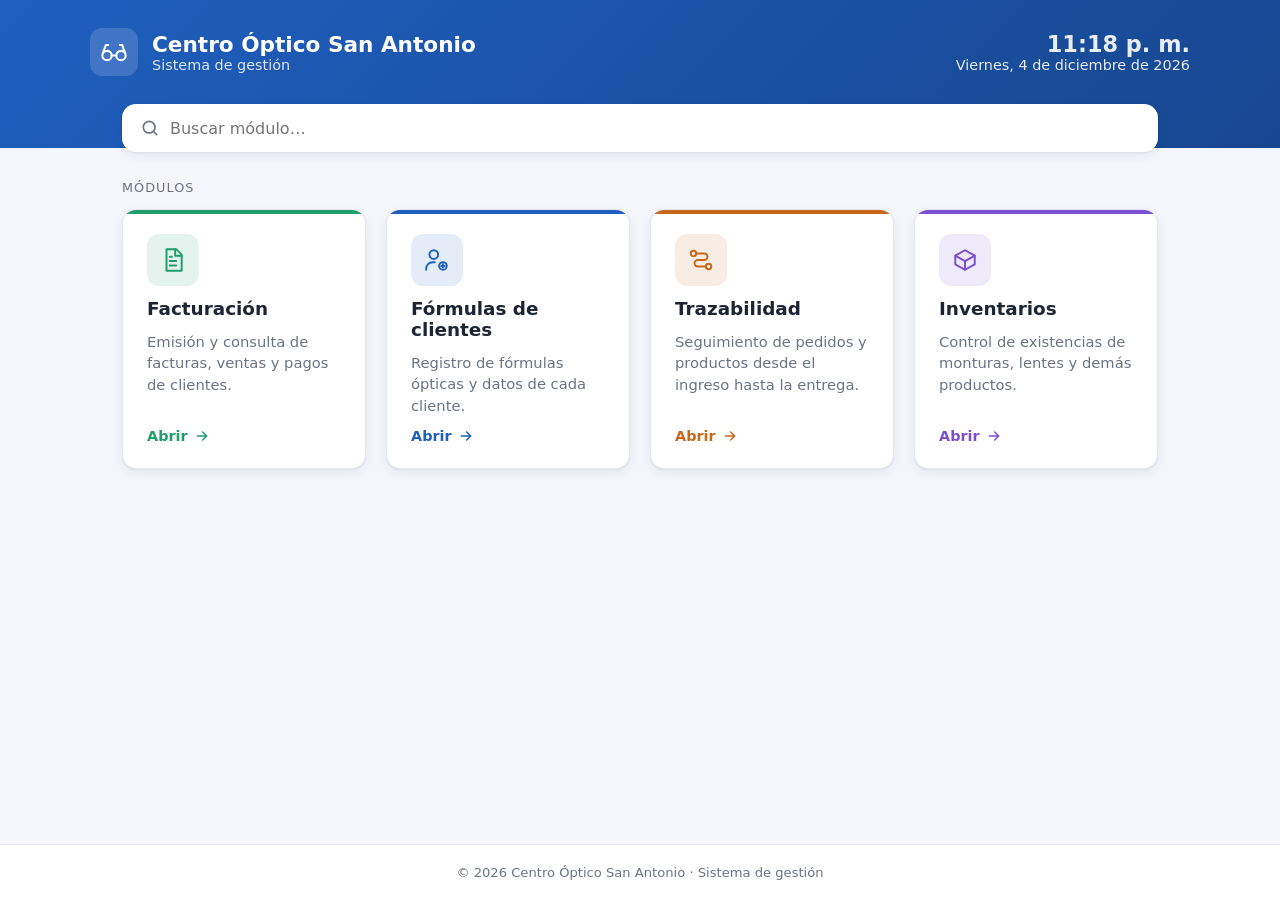
<file: index.html>
<!DOCTYPE html>
<html lang="es">
<head>
  <meta charset="UTF-8">
  <meta name="viewport" content="width=device-width, initial-scale=1.0">
  <title>Centro Óptico San Antonio · Panel principal</title>
  <style>
    :root {
      --bg: #f4f6fb;
      --surface: #ffffff;
      --text: #1d2433;
      --muted: #6b7385;
      --border: #e3e7ef;
      --primary: #1f5fbf;
      --primary-dark: #17478f;
      --shadow: 0 1px 2px rgba(16, 24, 40, .06), 0 4px 12px rgba(16, 24, 40, .06);
      --shadow-hover: 0 4px 8px rgba(16, 24, 40, .08), 0 12px 28px rgba(16, 24, 40, .12);
      --radius: 14px;
    }

    * { box-sizing: border-box; margin: 0; padding: 0; }

    body {
      font-family: "Segoe UI", system-ui, -apple-system, Roboto, Arial, sans-serif;
      background: var(--bg);
      color: var(--text);
      min-height: 100vh;
      display: flex;
      flex-direction: column;
    }

    /* ---------- Encabezado ---------- */
    header {
      background: linear-gradient(135deg, var(--primary) 0%, var(--primary-dark) 100%);
      color: #fff;
      padding: 28px 32px 72px;
    }
    .header-inner {
      max-width: 1100px;
      margin: 0 auto;
      display: flex;
      justify-content: space-between;
      align-items: center;
      gap: 16px;
      flex-wrap: wrap;
    }
    .brand { display: flex; align-items: center; gap: 14px; }
    .brand-logo {
      width: 48px; height: 48px;
      border-radius: 12px;
      background: rgba(255, 255, 255, .15);
      display: grid; place-items: center;
    }
    .brand h1 { font-size: 1.35rem; font-weight: 600; }
    .brand p { font-size: .9rem; opacity: .85; }
    .clock { text-align: right; font-size: .9rem; opacity: .9; }
    .clock strong { display: block; font-size: 1.4rem; font-weight: 600; }

    /* ---------- Contenido ---------- */
    main {
      flex: 1;
      max-width: 1100px;
      width: 100%;
      margin: -44px auto 0;
      padding: 0 32px 40px;
    }

    .search {
      background: var(--surface);
      border-radius: var(--radius);
      box-shadow: var(--shadow);
      display: flex;
      align-items: center;
      gap: 10px;
      padding: 14px 18px;
      margin-bottom: 28px;
    }
    .search svg { flex-shrink: 0; color: var(--muted); }
    .search input {
      border: none; outline: none;
      font: inherit; font-size: 1rem;
      width: 100%;
      background: transparent;
      color: var(--text);
    }

    .section-title {
      font-size: .8rem;
      text-transform: uppercase;
      letter-spacing: .08em;
      color: var(--muted);
      margin-bottom: 14px;
    }

    .grid {
      display: grid;
      grid-template-columns: repeat(auto-fill, minmax(240px, 1fr));
      gap: 20px;
    }

    .card {
      --accent: var(--primary);
      position: relative;
      background: var(--surface);
      border: 1px solid var(--border);
      border-radius: var(--radius);
      box-shadow: var(--shadow);
      padding: 24px;
      text-decoration: none;
      color: inherit;
      display: flex;
      flex-direction: column;
      gap: 12px;
      overflow: hidden;
      transition: transform .18s ease, box-shadow .18s ease, border-color .18s ease;
    }
    .card::before {
      content: "";
      position: absolute; inset: 0 0 auto 0;
      height: 4px;
      background: var(--accent);
    }
    .card:hover, .card:focus-visible {
      transform: translateY(-3px);
      box-shadow: var(--shadow-hover);
      border-color: var(--accent);
      outline: none;
    }
    .card-icon {
      width: 52px; height: 52px;
      border-radius: 12px;
      display: grid; place-items: center;
      background: color-mix(in srgb, var(--accent) 12%, white);
      color: var(--accent);
    }
    .card h2 { font-size: 1.15rem; font-weight: 600; }
    .card p { font-size: .92rem; color: var(--muted); line-height: 1.45; flex: 1; }
    .card .go {
      font-size: .9rem; font-weight: 600;
      color: var(--accent);
      display: inline-flex; align-items: center; gap: 6px;
    }
    .card:hover .go svg { transform: translateX(3px); }
    .go svg { transition: transform .18s ease; }

    .card.facturacion  { --accent: #1f9d6b; }
    .card.formulas     { --accent: #1f5fbf; }
    .card.trazabilidad { --accent: #c7681a; }
    .card.inventarios  { --accent: #7a4fd1; }

    .empty {
      display: none;
      text-align: center;
      color: var(--muted);
      padding: 40px 0;
    }

    footer {
      text-align: center;
      font-size: .82rem;
      color: var(--muted);
      padding: 20px;
      border-top: 1px solid var(--border);
      background: var(--surface);
    }

    @media (max-width: 600px) {
      header { padding: 22px 20px 64px; }
      main { padding: 0 20px 32px; }
      .clock { text-align: left; }
    }
  </style>
</head>
<body>

  <header>
    <div class="header-inner">
      <div class="brand">
        <div class="brand-logo" aria-hidden="true">
          <!-- Ícono de gafas -->
          <svg width="28" height="28" viewBox="0 0 24 24" fill="none" stroke="currentColor" stroke-width="1.8" stroke-linecap="round" stroke-linejoin="round">
            <circle cx="6" cy="15" r="4"/><circle cx="18" cy="15" r="4"/>
            <path d="M10 15h4"/><path d="M2.5 13 5 6h2"/><path d="M21.5 13 19 6h-2"/>
          </svg>
        </div>
        <div>
          <h1>Centro Óptico San Antonio</h1>
          <p>Sistema de gestión</p>
        </div>
      </div>
      <div class="clock">
        <strong id="hora">--:--</strong>
        <span id="fecha"></span>
      </div>
    </div>
  </header>

  <main>
    <label class="search">
      <svg width="20" height="20" viewBox="0 0 24 24" fill="none" stroke="currentColor" stroke-width="2" stroke-linecap="round"><circle cx="11" cy="11" r="7"/><path d="m20 20-3.5-3.5"/></svg>
      <input type="search" id="buscar" placeholder="Buscar módulo…" autocomplete="off" aria-label="Buscar módulo">
    </label>

    <p class="section-title">Módulos</p>

    <div class="grid" id="modulos">

      <a class="card facturacion" href="/Facturacion/Facturacion.html?v=6" data-keywords="facturacion facturas ventas cobro pagos">
        <div class="card-icon">
          <svg width="26" height="26" viewBox="0 0 24 24" fill="none" stroke="currentColor" stroke-width="1.8" stroke-linecap="round" stroke-linejoin="round"><path d="M6 2h9l5 5v15H6z"/><path d="M14 2v6h6"/><path d="M9 13h6M9 17h6M9 9h2"/></svg>
        </div>
        <h2>Facturación</h2>
        <p>Emisión y consulta de facturas, ventas y pagos de clientes.</p>
        <span class="go">Abrir <svg width="16" height="16" viewBox="0 0 24 24" fill="none" stroke="currentColor" stroke-width="2.2" stroke-linecap="round"><path d="M5 12h14M13 6l6 6-6 6"/></svg></span>
      </a>

      <a class="card formulas" href="/Formulas/Formulas_clientes.html?v=6" data-keywords="formulas clientes prescripcion receta graduacion">
        <div class="card-icon">
          <svg width="26" height="26" viewBox="0 0 24 24" fill="none" stroke="currentColor" stroke-width="1.8" stroke-linecap="round" stroke-linejoin="round"><circle cx="9" cy="7" r="4"/><path d="M2 21v-1a6 6 0 0 1 6-6h2"/><circle cx="17.5" cy="17.5" r="3.5"/><path d="M17.5 16v3M16 17.5h3"/></svg>
        </div>
        <h2>Fórmulas de clientes</h2>
        <p>Registro de fórmulas ópticas y datos de cada cliente.</p>
        <span class="go">Abrir <svg width="16" height="16" viewBox="0 0 24 24" fill="none" stroke="currentColor" stroke-width="2.2" stroke-linecap="round"><path d="M5 12h14M13 6l6 6-6 6"/></svg></span>
      </a>

      <a class="card trazabilidad" href="/Trasavilidad/trasavilidad.html?v=6" data-keywords="trazabilidad trasavilidad seguimiento pedidos laboratorio">
        <div class="card-icon">
          <svg width="26" height="26" viewBox="0 0 24 24" fill="none" stroke="currentColor" stroke-width="1.8" stroke-linecap="round" stroke-linejoin="round"><circle cx="5" cy="6" r="2.5"/><circle cx="19" cy="18" r="2.5"/><path d="M7.5 6H15a3 3 0 0 1 0 6H9a3 3 0 0 0 0 6h7.5"/></svg>
        </div>
        <h2>Trazabilidad</h2>
        <p>Seguimiento de pedidos y productos desde el ingreso hasta la entrega.</p>
        <span class="go">Abrir <svg width="16" height="16" viewBox="0 0 24 24" fill="none" stroke="currentColor" stroke-width="2.2" stroke-linecap="round"><path d="M5 12h14M13 6l6 6-6 6"/></svg></span>
      </a>

      <a class="card inventarios" href="/Invetarios/Inventarios.html?v=6" data-keywords="inventarios inventario monturas lentes stock productos">
        <div class="card-icon">
          <svg width="26" height="26" viewBox="0 0 24 24" fill="none" stroke="currentColor" stroke-width="1.8" stroke-linecap="round" stroke-linejoin="round"><path d="M21 8 12 3 3 8v8l9 5 9-5z"/><path d="M3 8l9 5 9-5M12 13v8"/></svg>
        </div>
        <h2>Inventarios</h2>
        <p>Control de existencias de monturas, lentes y demás productos.</p>
        <span class="go">Abrir <svg width="16" height="16" viewBox="0 0 24 24" fill="none" stroke="currentColor" stroke-width="2.2" stroke-linecap="round"><path d="M5 12h14M13 6l6 6-6 6"/></svg></span>
      </a>

    </div>

    <p class="empty" id="sinResultados">No se encontró ningún módulo con ese nombre.</p>
  </main>

  <footer>
    © <span id="anio"></span> Centro Óptico San Antonio · Sistema de gestión
  </footer>

  <script>
    // Reloj y fecha
    function actualizarReloj() {
      const ahora = new Date();
      document.getElementById('hora').textContent =
        ahora.toLocaleTimeString('es-CO', { hour: '2-digit', minute: '2-digit' });
      const fecha = ahora.toLocaleDateString('es-CO', { weekday: 'long', day: 'numeric', month: 'long', year: 'numeric' });
      document.getElementById('fecha').textContent = fecha.charAt(0).toUpperCase() + fecha.slice(1);
    }
    actualizarReloj();
    setInterval(actualizarReloj, 30000);
    document.getElementById('anio').textContent = new Date().getFullYear();

    // Buscador de módulos (ignora tildes y mayúsculas)
    const normalizar = t => t.toLowerCase().normalize('NFD').replace(/[̀-ͯ]/g, '');
    const tarjetas = document.querySelectorAll('#modulos .card');
    const vacio = document.getElementById('sinResultados');

    document.getElementById('buscar').addEventListener('input', e => {
      const q = normalizar(e.target.value.trim());
      let visibles = 0;
      tarjetas.forEach(card => {
        const texto = normalizar(card.textContent + ' ' + card.dataset.keywords);
        const mostrar = texto.includes(q);
        card.style.display = mostrar ? '' : 'none';
        if (mostrar) visibles++;
      });
      vacio.style.display = visibles ? 'none' : 'block';
    });

    // Enter en el buscador abre el primer resultado visible
    document.getElementById('buscar').addEventListener('keydown', e => {
      if (e.key !== 'Enter') return;
      const primero = [...tarjetas].find(c => c.style.display !== 'none');
      if (primero) window.location.href = primero.href;
    });
  </script>
</body>
</html>
</file>
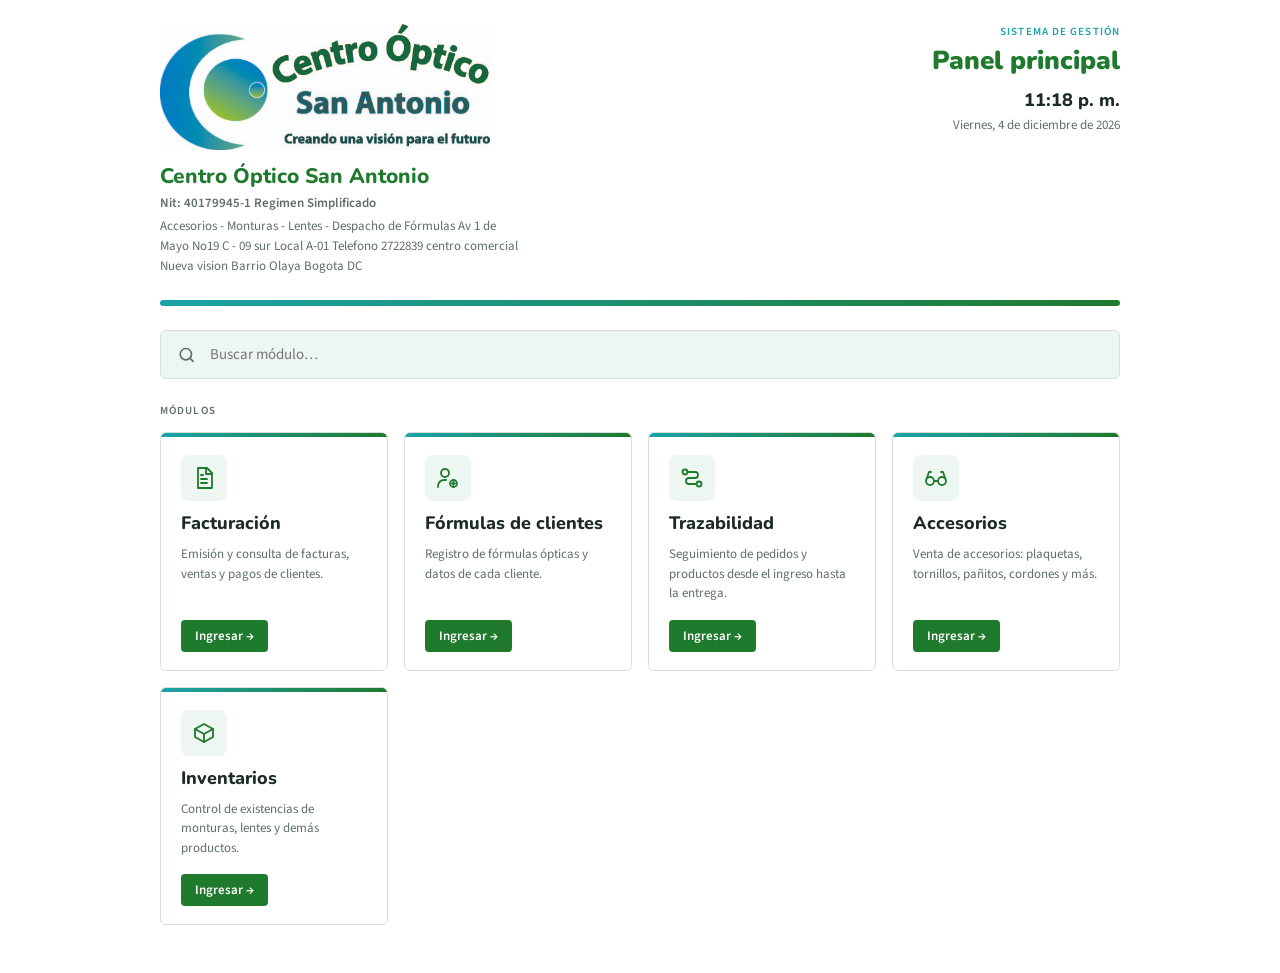
<file: Inicio/index.html>
<!DOCTYPE html>
<html lang="es">
<head>
    <meta charset="UTF-8">
    <meta name="viewport" content="width=device-width, initial-scale=1.0">
    <title>Centro Óptico San Antonio</title>
    <link rel="preconnect" href="https://fonts.googleapis.com">
    <link rel="preconnect" href="https://fonts.gstatic.com" crossorigin>
    <link rel="stylesheet" href="https://fonts.googleapis.com/css2?family=Nunito:wght@700;800;900&family=Source+Sans+3:wght@400;600&display=swap">
    <link rel="stylesheet" href="inicio.css?v=2">
</head>
<body>

<main class="hoja">

    <!-- Encabezado: logo y datos del negocio a la izquierda, panel y reloj a la derecha -->
    <header class="encabezado">
        <div class="negocio">
            <img src="/Facturacion/Imagen/Logo%20JPG.jpg" alt="Centro Óptico San Antonio" class="logo">
            <h1>Centro Óptico San Antonio</h1>
            <h2>Nit: 40179945-1 Regimen Simplificado</h2>
            <p>Accesorios - Monturas - Lentes - Despacho de Fórmulas Av 1 de Mayo No19 C - 09 sur Local A-01 Telefono 2722839 centro comercial Nueva vision Barrio Olaya Bogota DC</p>
        </div>
        <div class="documento">
            <span class="regimen">Sistema de gestión</span>
            <h3>Panel principal</h3>
            <strong id="hora" class="hora">--:--</strong>
            <span id="fecha" class="fecha"></span>
        </div>
    </header>

    <div class="franja"></div>

    <label class="buscador">
        <svg width="20" height="20" viewBox="0 0 24 24" fill="none" stroke="currentColor" stroke-width="2" stroke-linecap="round"><circle cx="11" cy="11" r="7"/><path d="m20 20-3.5-3.5"/></svg>
        <input type="search" id="buscar" placeholder="Buscar módulo…" autocomplete="off" aria-label="Buscar módulo">
    </label>

    <section>
        <p class="titulo">Módulos</p>

        <div class="modulos" id="modulos">

            <a class="modulo" href="/Facturacion/Facturacion.html?v=6" data-claves="facturacion facturas ventas pagos cobro">
                <span class="icono">
                    <svg width="24" height="24" viewBox="0 0 24 24" fill="none" stroke="currentColor" stroke-width="1.8" stroke-linecap="round" stroke-linejoin="round"><path d="M6 2h9l5 5v15H6z"/><path d="M14 2v6h6"/><path d="M9 13h6M9 17h6M9 9h2"/></svg>
                </span>
                <strong>Facturación</strong>
                <span class="texto">Emisión y consulta de facturas, ventas y pagos de clientes.</span>
                <span class="boton">Ingresar →</span>
            </a>

            <a class="modulo" href="/Formulas/Formulas_clientes.html?v=6" data-claves="formulas clientes receta graduacion medidas doctor">
                <span class="icono">
                    <svg width="24" height="24" viewBox="0 0 24 24" fill="none" stroke="currentColor" stroke-width="1.8" stroke-linecap="round" stroke-linejoin="round"><circle cx="9" cy="7" r="4"/><path d="M2 21v-1a6 6 0 0 1 6-6h2"/><circle cx="17.5" cy="17.5" r="3.5"/><path d="M17.5 16v3M16 17.5h3"/></svg>
                </span>
                <strong>Fórmulas de clientes</strong>
                <span class="texto">Registro de fórmulas ópticas y datos de cada cliente.</span>
                <span class="boton">Ingresar →</span>
            </a>

            <a class="modulo" href="/Trasavilidad/trasavilidad.html?v=6" data-claves="trazabilidad trasavilidad seguimiento pedidos orden lotes invima">
                <span class="icono">
                    <svg width="24" height="24" viewBox="0 0 24 24" fill="none" stroke="currentColor" stroke-width="1.8" stroke-linecap="round" stroke-linejoin="round"><circle cx="5" cy="6" r="2.5"/><circle cx="19" cy="18" r="2.5"/><path d="M7.5 6H15a3 3 0 0 1 0 6H9a3 3 0 0 0 0 6h7.5"/></svg>
                </span>
                <strong>Trazabilidad</strong>
                <span class="texto">Seguimiento de pedidos y productos desde el ingreso hasta la entrega.</span>
                <span class="boton">Ingresar →</span>
            </a>

            <a class="modulo" href="/Accesorios/Acesorios.html?v=6" data-claves="accesorios plaquetas tornillos panitos cordones venta">
                <span class="icono">
                    <svg width="24" height="24" viewBox="0 0 24 24" fill="none" stroke="currentColor" stroke-width="1.8" stroke-linecap="round" stroke-linejoin="round"><circle cx="6" cy="15" r="4"/><circle cx="18" cy="15" r="4"/><path d="M10 15h4"/><path d="M2.5 13 5 6h2"/><path d="M21.5 13 19 6h-2"/></svg>
                </span>
                <strong>Accesorios</strong>
                <span class="texto">Venta de accesorios: plaquetas, tornillos, pañitos, cordones y más.</span>
                <span class="boton">Ingresar →</span>
            </a>

            <a class="modulo" href="/Invetarios/Inventarios.html?v=6" data-claves="inventarios inventario monturas lentes stock existencias productos">
                <span class="icono">
                    <svg width="24" height="24" viewBox="0 0 24 24" fill="none" stroke="currentColor" stroke-width="1.8" stroke-linecap="round" stroke-linejoin="round"><path d="M21 8 12 3 3 8v8l9 5 9-5z"/><path d="M3 8l9 5 9-5M12 13v8"/></svg>
                </span>
                <strong>Inventarios</strong>
                <span class="texto">Control de existencias de monturas, lentes y demás productos.</span>
                <span class="boton">Ingresar →</span>
            </a>

        </div>

        <p class="vacio" id="sinResultados">No se encontró ningún módulo con ese nombre.</p>
    </section>

</main>

<script>
    // Reloj y fecha
    function actualizarReloj() {
        const ahora = new Date();
        document.getElementById('hora').textContent =
            ahora.toLocaleTimeString('es-CO', { hour: '2-digit', minute: '2-digit' });
        const fecha = ahora.toLocaleDateString('es-CO', { weekday: 'long', day: 'numeric', month: 'long', year: 'numeric' });
        document.getElementById('fecha').textContent = fecha.charAt(0).toUpperCase() + fecha.slice(1);
    }
    actualizarReloj();
    setInterval(actualizarReloj, 30000);

    // Buscador de módulos (no importan tildes ni mayúsculas)
    const normalizar = t => t.toLowerCase().normalize('NFD').replace(/[̀-ͯ]/g, '');
    const modulos = document.querySelectorAll('#modulos .modulo');
    const vacio = document.getElementById('sinResultados');
    const buscar = document.getElementById('buscar');

    buscar.addEventListener('input', () => {
        const q = normalizar(buscar.value.trim());
        let visibles = 0;
        modulos.forEach(m => {
            const mostrar = normalizar(m.textContent + ' ' + m.dataset.claves).includes(q);
            m.style.display = mostrar ? '' : 'none';
            if (mostrar) visibles++;
        });
        vacio.style.display = visibles ? 'none' : 'block';
    });

    // Enter abre el primer módulo que se ve
    buscar.addEventListener('keydown', e => {
        if (e.key !== 'Enter') return;
        const primero = [...modulos].find(m => m.style.display !== 'none');
        if (primero) window.location.href = primero.href;
    });
</script>

</body>
</html>
</file>
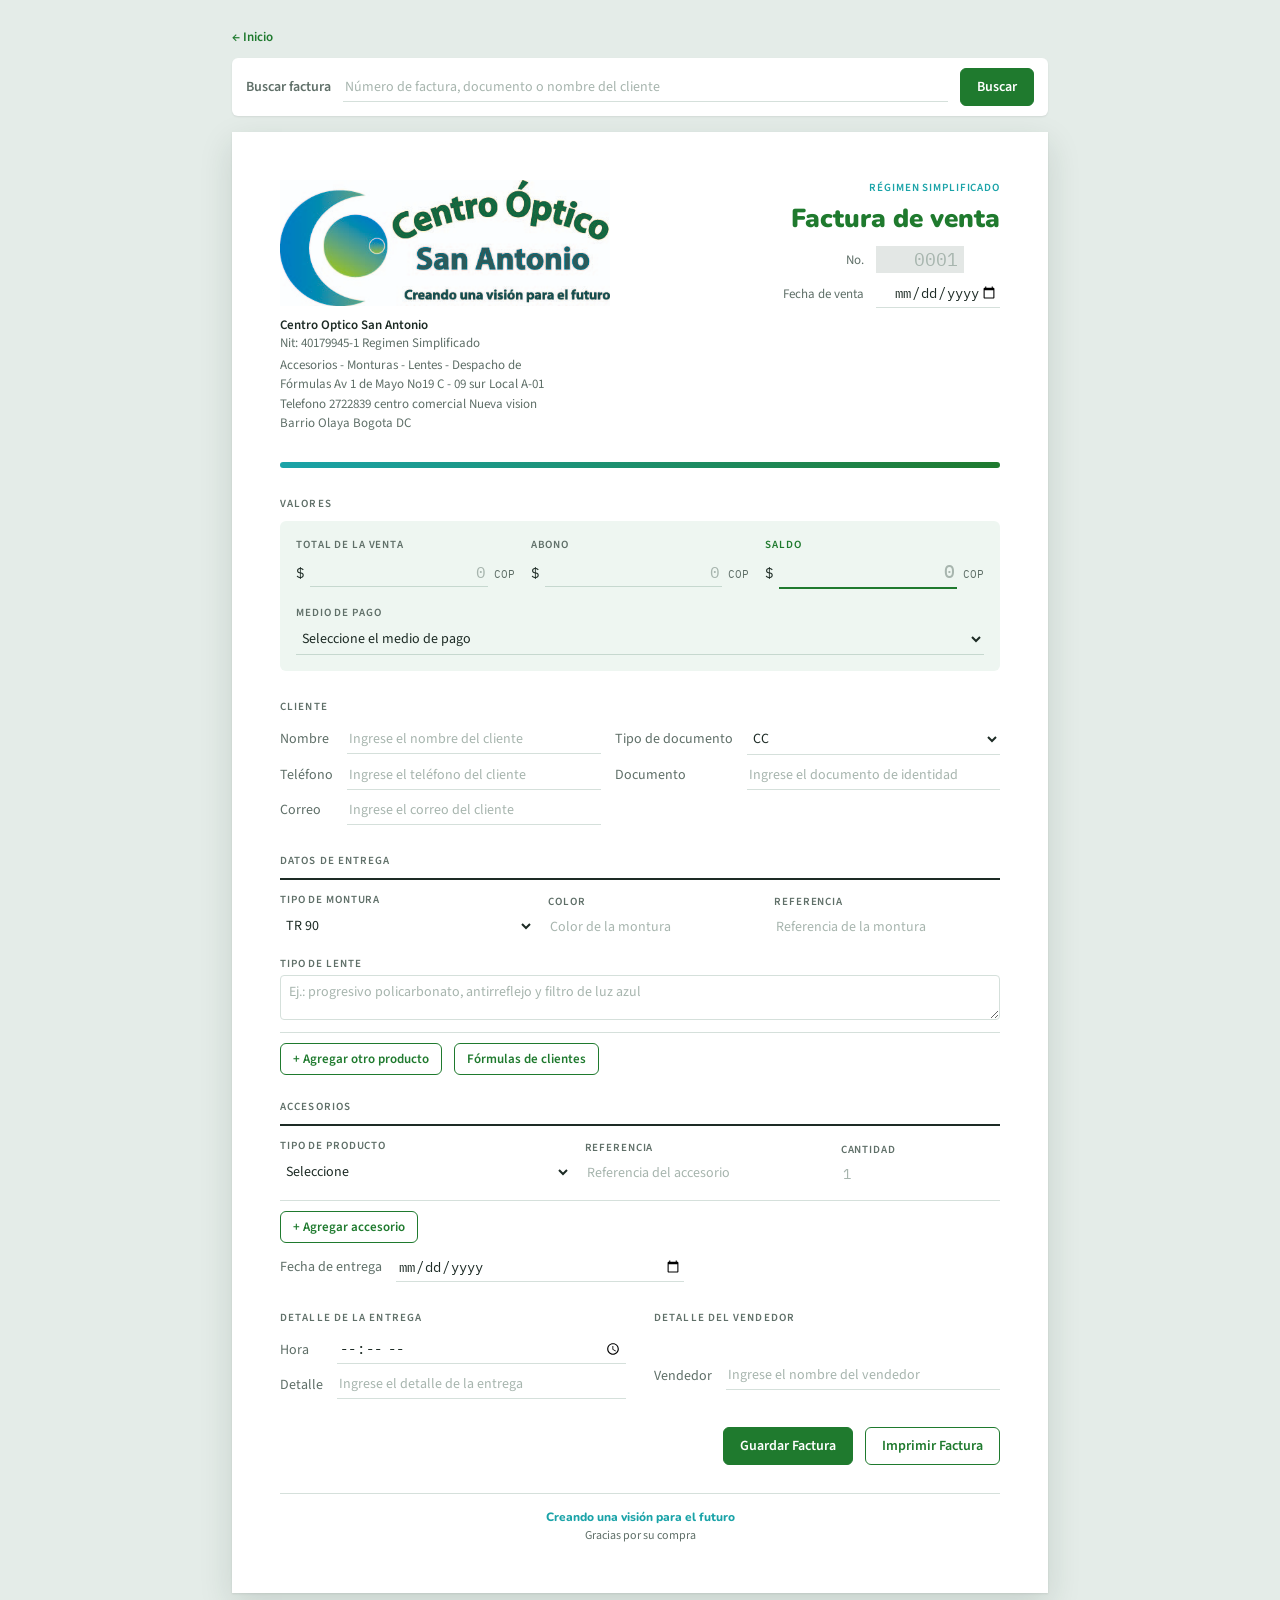
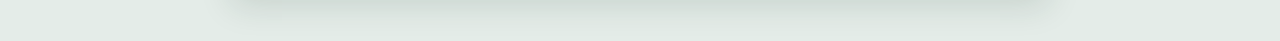
<file: Accesorios/Acesorios.html>
<!DOCTYPE html>
<html lang="es">
<head>
    <meta charset="UTF-8">
    <meta name="viewport" content="width=device-width, initial-scale=1.0">
    <title>Accesorios</title>
    <link rel="preconnect" href="https://fonts.googleapis.com">
    <link rel="preconnect" href="https://fonts.gstatic.com" crossorigin>
    <link rel="stylesheet" href="https://fonts.googleapis.com/css2?family=Nunito:wght@700;800;900&family=Source+Sans+3:wght@400;600&family=IBM+Plex+Mono:wght@400;500&display=swap">
    <link rel="stylesheet" href="Acesorios.css?v=5">
</head>
<body data-api="/api/ventas-accesorios">

<a href="/" class="volver-inicio">&larr; Inicio</a>

<!-- Buscar una factura anterior para verla o editarla (no sale al imprimir) -->
<div class="buscador">
    <div class="barra-busqueda">
        <label for="Buscar">Buscar factura</label>
        <input type="search" id="Buscar" placeholder="Número de factura, documento o nombre del cliente">
        <button type="button" id="botonBuscar" class="boton-principal">Buscar</button>
    </div>
    <ul id="resultados" hidden></ul>
    <div id="avisoEdicion" class="aviso-edicion" hidden>
        <span>Editando la factura <strong id="textoEdicion"></strong>. Al guardar se actualiza esta factura.</span>
        <button type="button" id="nuevaFactura" class="boton-secundario">Cancelar y hacer factura nueva</button>
    </div>
</div>

<main class="hoja">

    <!-- Encabezado: datos del negocio a la izquierda, número y fecha a la derecha -->
    <header class="encabezado">
        <div class="negocio">
            <img src="../Facturacion/Imagen/Logo%20JPG.jpg" alt="Centro Óptico San Antonio" class="logo">
            <h1>Centro optico san Antonio</h1>
            <h2>Nit: 40179945-1 Regimen Simplificado</h2>
            <p>Accesorios - Monturas - Lentes - Despacho de Fórmulas Av 1 de Mayo No19 C - 09 sur Local A-01 Telefono 2722839 centro comercial Nueva vision Barrio Olaya Bogota DC</p>
        </div>
        <div class="documento">
            <span class="regimen">Régimen simplificado</span>
            <h3>Factura de venta</h3>
            <div class="datos-factura">
                <label for="N_Factura">No.</label>
                <input type="text" id="N_Factura" name="Numero de factura" placeholder="0001" class="numero">
                <label for="fecha">Fecha de venta</label>
                <input type="date" id="fecha" name="fecha">
            </div>
        </div>
    </header>

    <div class="franja"></div>

    <!-- Valores de la venta -->
    <section>
        <p class="titulo">Valores</p>
        <div class="valores">
            <div class="valor">
                <label for="Total">Total de la venta</label>
                <div class="pesos"><span>$</span><input type="text" id="Total" name="Total" inputmode="numeric" placeholder="0"><span>COP</span></div>
            </div>
            <div class="valor">
                <label for="Abono">Abono</label>
                <div class="pesos"><span>$</span><input type="text" id="Abono" name="Abono" inputmode="numeric" placeholder="0"><span>COP</span></div>
            </div>
            <div class="valor saldo">
                <label for="Saldo">Saldo</label>
                <div class="pesos"><span>$</span><input type="text" id="Saldo" name="Saldo" placeholder="0" readonly><span>COP</span></div>
            </div>
            <div class="valor medio-pago">
                <label for="MedioPago">Medio de pago</label>
                <select id="MedioPago" name="MedioPago">
                    <option value="">Seleccione el medio de pago</option>
                    <option value="Efectivo">Efectivo</option>
                    <option value="TC">Tarjeta de crédito (TC)</option>
                    <option value="TD">Tarjeta débito (TD)</option>
                    <option value="Sistecredito">Sistecrédito</option>
                    <option value="ADDI">ADDI</option>
                    <option value="Nequi">Nequi</option>
                    <option value="Daviplata">Daviplata</option>
                    <option value="BoldQR">Bold QR</option>
                </select>
            </div>
        </div>
    </section>

    <!-- Datos del cliente -->
    <section>
        <p class="titulo">Cliente</p>
        <div class="campos">
            <label for="Cliente">Nombre</label>
            <input type="text" id="Cliente" name="Cliente" placeholder="Ingrese el nombre del cliente">
            <label for="Tipo_documento">Tipo de documento</label>
            <select id="Tipo_documento" name="Tipo_documento">
                <option value="CC">CC</option>
                <option value="CE">CE</option>
                <option value="TI">TI</option>
                <option value="NIT">NIT</option>
            </select>
            <label for="Telefono">Teléfono</label>
            <input type="text" id="Telefono" name="Telefono" placeholder="Ingrese el teléfono del cliente">
            <label for="Documento">Documento</label>
            <input type="text" id="Documento" name="Documento" placeholder="Ingrese el documento de identidad">
            <label for="email">Correo</label>
            <input type="email" id="email" name="email" placeholder="Ingrese el correo del cliente">
        </div>
    </section>

    <!-- Productos: el botón "Agregar otro producto" copia el primer grupo -->
    <section>
        <p class="titulo">Datos de entrega</p>
        <div id="productos">
            <div class="producto">
                <div class="celda">
                    <label for="Montura">Tipo de montura</label>
                    <select id="Montura" name="Montura">
                        <option value="TR90">TR 90</option>
                        <option value="Acetato">Acetato</option>
                        <option value="Metalica">Metalica</option>
                        <option value="3Piezas">3 Piezas</option>
                        <option value="Pasta">Pasta</option>
                        <option value="Deportivas">Deportivas</option>
                        <option value="Inyectada">Inyectada</option>
                        <option value="SobrepuestoTR90">Sobrepuesto TR 90</option>
                        <option value="SobrepuestoMetalica">Sobrepuesto Metalica</option>
                        <option value="AireMetalica">Aire Metalica</option>
                        <option value="AireAcetato">Aire Acetato</option>
                        <option value="AireTr90">Aire TR 90</option>
                        <option value="Pacientedejamontura">Paciente deja montura</option>
                    </select>
                </div>
                <div class="celda">
                    <label for="Color">Color</label>
                    <input type="text" id="Color" name="Color" placeholder="Color de la montura">
                </div>
                <div class="celda">
                    <label for="Referencia">Referencia</label>
                    <input type="text" id="Referencia" name="Referencia" placeholder="Referencia de la montura">
                </div>
                <button type="button" class="quitar" hidden>Quitar</button>
                <div class="celda lente">
                    <label for="Lente">Tipo de lente</label>
                    <textarea id="Lente" name="Lente" rows="2" placeholder="Ej.: progresivo policarbonato, antirreflejo y filtro de luz azul"></textarea>
                </div>
            </div>
        </div>
        <div class="botones-productos">
            <button type="button" id="agregarProducto" class="boton-secundario">+ Agregar otro producto</button>
            <a href="../Formulas/Formulas_clientes.html" class="boton-secundario boton-enlace">Fórmulas de clientes</a>
        </div>

        <!-- Accesorios: el botón "Agregar accesorio" copia la primera fila -->
        <p class="titulo subtitulo">Accesorios</p>
        <div id="accesorios">
            <div class="accesorio">
                <div class="celda">
                    <label for="TipoAccesorio">Tipo de producto</label>
                    <select id="TipoAccesorio" name="TipoAccesorio">
                        <option value="">Seleccione</option>
                        <option value="Estuche">Estuche</option>
                        <option value="Plaquetas">Plaquetas</option>
                        <option value="Tornillos">Tornillos</option>
                        <option value="Pañitos">Pañitos</option>
                        <option value="Líquido antiempañante">Líquido antiempañante</option>
                        <option value="Terminales">Terminales</option>
                        <option value="Cordón">Cordón</option>
                        <option value="Cadenas">Cadenas</option>
                        <option value="Colas de ratón">Colas de ratón</option>
                        <option value="Reparación">Reparación</option>
                        <option value="Otros">Otros</option>
                    </select>
                </div>
                <div class="celda">
                    <label for="AccReferencia">Referencia</label>
                    <input type="text" id="AccReferencia" name="AccReferencia" placeholder="Referencia del accesorio">
                </div>
                <div class="celda">
                    <label for="AccCantidad">Cantidad</label>
                    <input type="number" id="AccCantidad" name="AccCantidad" min="1" placeholder="1">
                </div>
                <button type="button" class="quitar" hidden>Quitar</button>
            </div>
        </div>
        <div class="botones-productos">
            <button type="button" id="agregarAccesorio" class="boton-secundario">+ Agregar accesorio</button>
        </div>
        <div class="campos">
            <label for="FechaEntrega">Fecha de entrega</label>
            <input type="date" id="FechaEntrega" name="FechaEntrega">
        </div>
    </section>

    <!-- Entrega y vendedor -->
    <div class="dos-columnas">
        <section>
            <p class="titulo">Detalle de la entrega</p>
            <div class="campos">
                <label for="HoraEntrega">Hora</label>
                <input type="time" id="HoraEntrega" name="HoraEntrega">
                <label for="Detalle">Detalle</label>
                <input type="text" id="Detalle" name="Detalle" placeholder="Ingrese el detalle de la entrega">
            </div>
        </section>
        <section>
            <p class="titulo">Detalle del vendedor</p>
            <div class="campos">
                <label for="Vendedor">Vendedor</label>
                <input type="text" id="Vendedor" name="Vendedor" placeholder="Ingrese el nombre del vendedor">
            </div>
        </section>
    </div>

    <div class="acciones">
        <button type="button" id="guardar" class="boton-principal">Guardar Factura</button>
        <button type="button" id="imprimir" class="boton-secundario">Imprimir Factura</button>
    </div>

    <footer class="pie">
        <em>Creando una visión para el futuro</em><br>
        Gracias por su compra
    </footer>
</main>
<script src="../Facturacion/script.js?v=6"></script>
</body>
</html>
</file>
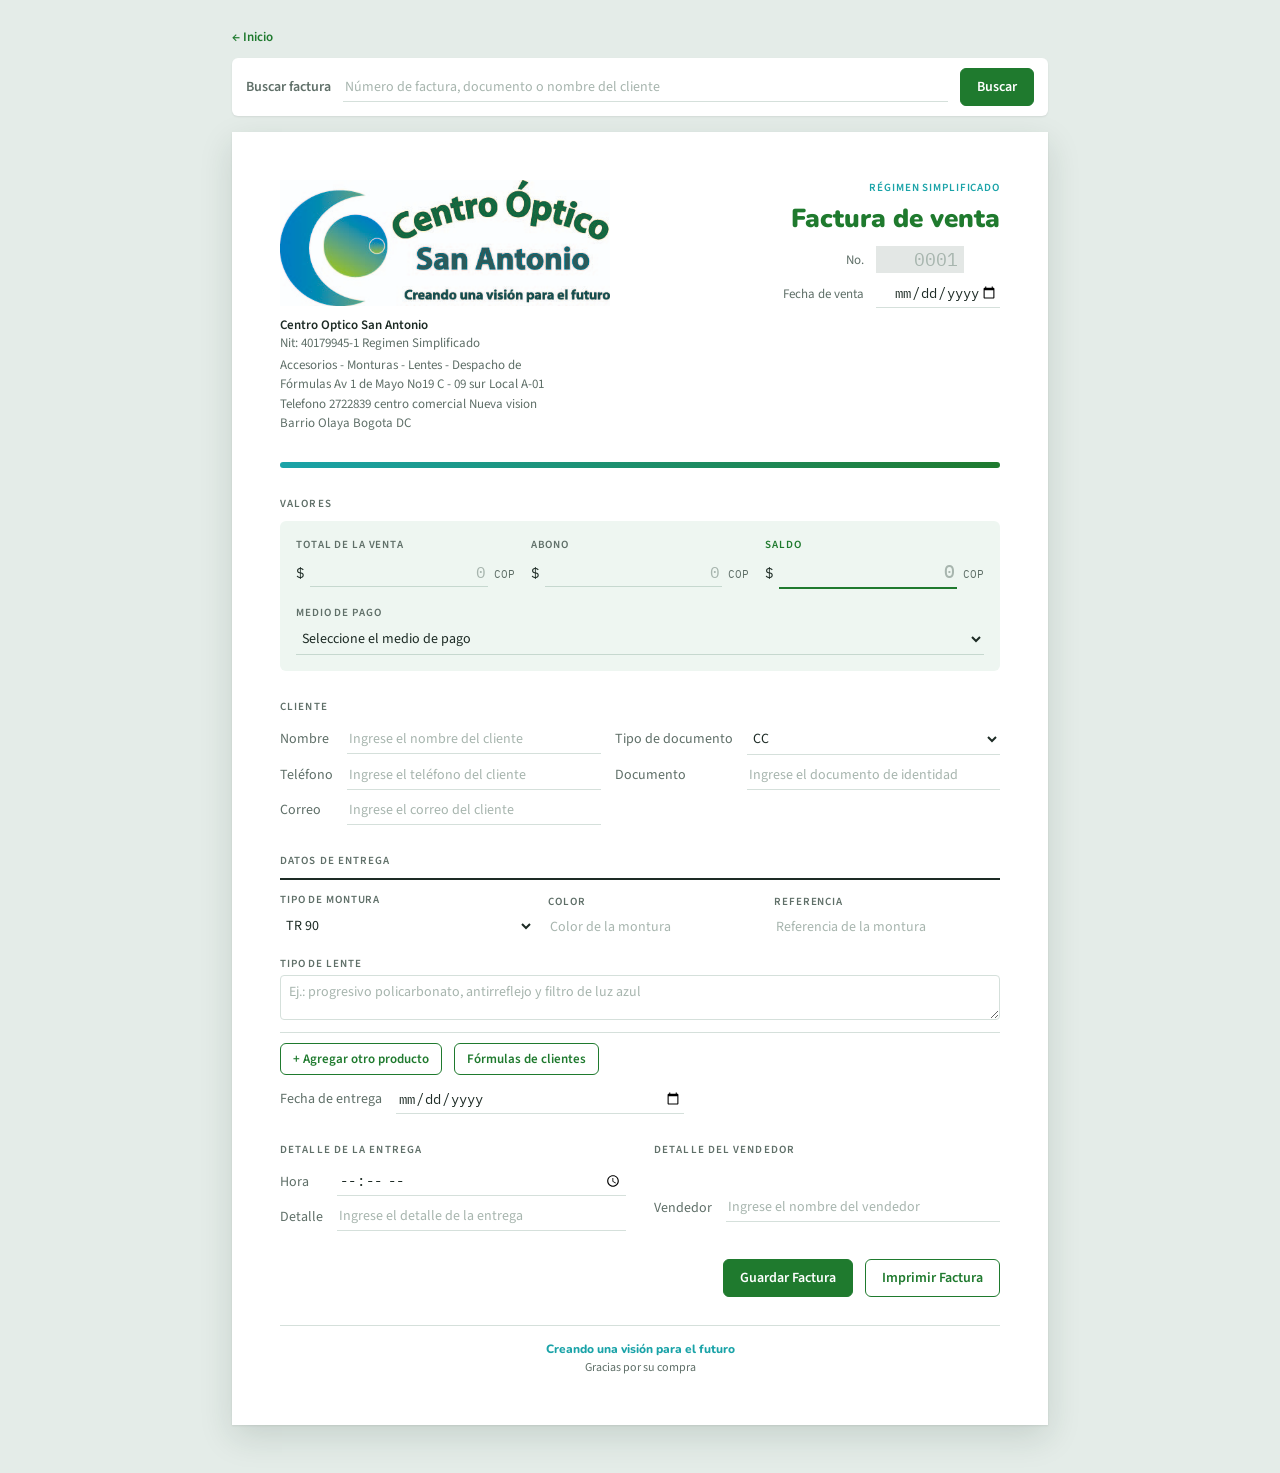
<file: Facturacion/Facturacion.html>
<!DOCTYPE html>
<html lang="es">
<head>
    <meta charset="UTF-8">
    <meta name="viewport" content="width=device-width, initial-scale=1.0">
    <title>Facturacion</title>
    <link rel="preconnect" href="https://fonts.googleapis.com">
    <link rel="preconnect" href="https://fonts.gstatic.com" crossorigin>
    <link rel="stylesheet" href="https://fonts.googleapis.com/css2?family=Nunito:wght@700;800;900&family=Source+Sans+3:wght@400;600&family=IBM+Plex+Mono:wght@400;500&display=swap">
    <link rel="stylesheet" href="facturacion.css?v=5">
</head>
<body>

<a href="/" class="volver-inicio">&larr; Inicio</a>

<!-- Buscar una factura anterior para verla o editarla (no sale al imprimir) -->
<div class="buscador">
    <div class="barra-busqueda">
        <label for="Buscar">Buscar factura</label>
        <input type="search" id="Buscar" placeholder="Número de factura, documento o nombre del cliente">
        <button type="button" id="botonBuscar" class="boton-principal">Buscar</button>
    </div>
    <ul id="resultados" hidden></ul>
    <div id="avisoEdicion" class="aviso-edicion" hidden>
        <span>Editando la factura <strong id="textoEdicion"></strong>. Al guardar se actualiza esta factura.</span>
        <button type="button" id="nuevaFactura" class="boton-secundario">Cancelar y hacer factura nueva</button>
    </div>
</div>

<main class="hoja">

    <!-- Encabezado: datos del negocio a la izquierda, número y fecha a la derecha -->
    <header class="encabezado">
        <div class="negocio">
            <img src="Imagen/Logo JPG.jpg" alt="Centro Óptico San Antonio" class="logo">
            <h1>Centro optico san Antonio</h1>
            <h2>Nit: 40179945-1 Regimen Simplificado</h2>
            <p>Accesorios - Monturas - Lentes - Despacho de Fórmulas Av 1 de Mayo No19 C - 09 sur Local A-01 Telefono 2722839 centro comercial Nueva vision Barrio Olaya Bogota DC</p>
        </div>
        <div class="documento">
            <span class="regimen">Régimen simplificado</span>
            <h3>Factura de venta</h3>
            <div class="datos-factura">
                <label for="N_Factura">No.</label>
                <input type="text" id="N_Factura" name="Numero de factura" placeholder="0001" class="numero">
                <label for="fecha">Fecha de venta</label>
                <input type="date" id="fecha" name="fecha">
            </div>
        </div>
    </header>

    <div class="franja"></div>

    <!-- Valores de la venta -->
    <section>
        <p class="titulo">Valores</p>
        <div class="valores">
            <div class="valor">
                <label for="Total">Total de la venta</label>
                <div class="pesos"><span>$</span><input type="text" id="Total" name="Total" inputmode="numeric" placeholder="0"><span>COP</span></div>
            </div>
            <div class="valor">
                <label for="Abono">Abono</label>
                <div class="pesos"><span>$</span><input type="text" id="Abono" name="Abono" inputmode="numeric" placeholder="0"><span>COP</span></div>
            </div>
            <div class="valor saldo">
                <label for="Saldo">Saldo</label>
                <div class="pesos"><span>$</span><input type="text" id="Saldo" name="Saldo" placeholder="0" readonly><span>COP</span></div>
            </div>
            <div class="valor medio-pago">
                <label for="MedioPago">Medio de pago</label>
                <select id="MedioPago" name="MedioPago">
                    <option value="">Seleccione el medio de pago</option>
                    <option value="Efectivo">Efectivo</option>
                    <option value="TC">Tarjeta de crédito (TC)</option>
                    <option value="TD">Tarjeta débito (TD)</option>
                    <option value="Sistecredito">Sistecrédito</option>
                    <option value="ADDI">ADDI</option>
                    <option value="Nequi">Nequi</option>
                    <option value="Daviplata">Daviplata</option>
                    <option value="BoldQR">Bold QR</option>
                </select>
            </div>
        </div>
    </section>

    <!-- Datos del cliente -->
    <section>
        <p class="titulo">Cliente</p>
        <div class="campos">
            <label for="Cliente">Nombre</label>
            <input type="text" id="Cliente" name="Cliente" placeholder="Ingrese el nombre del cliente">
            <label for="Tipo_documento">Tipo de documento</label>
            <select id="Tipo_documento" name="Tipo_documento">
                <option value="CC">CC</option>
                <option value="CE">CE</option>
                <option value="TI">TI</option>
                <option value="NIT">NIT</option>
            </select>
            <label for="Telefono">Teléfono</label>
            <input type="text" id="Telefono" name="Telefono" placeholder="Ingrese el teléfono del cliente">
            <label for="Documento">Documento</label>
            <input type="text" id="Documento" name="Documento" placeholder="Ingrese el documento de identidad">
            <label for="email">Correo</label>
            <input type="email" id="email" name="email" placeholder="Ingrese el correo del cliente">
        </div>
    </section>

    <!-- Productos: el botón "Agregar otro producto" copia el primer grupo -->
    <section>
        <p class="titulo">Datos de entrega</p>
        <div id="productos">
            <div class="producto">
                <div class="celda">
                    <label for="Montura">Tipo de montura</label>
                    <select id="Montura" name="Montura">
                        <option value="TR90">TR 90</option>
                        <option value="Acetato">Acetato</option>
                        <option value="Metalica">Metalica</option>
                        <option value="3Piezas">3 Piezas</option>
                        <option value="Inyectada">Inyectada</option>
                        <option value="SobrepuestoTR90">Sobrepuesto TR 90</option>
                        <option value="SobrepuestoMetalica">Sobrepuesto Metalica</option>
                        <option value="AireMetalica">Aire Metalica</option>
                        <option value="AireAcetato">Aire Acetato</option>
                        <option value="AireTr90">Aire TR 90</option>
                        <option value="Pacientedejamontura">Paciente deja montura</option>
                    </select>
                </div>
                <div class="celda">
                    <label for="Color">Color</label>
                    <input type="text" id="Color" name="Color" placeholder="Color de la montura">
                </div>
                <div class="celda">
                    <label for="Referencia">Referencia</label>
                    <input type="text" id="Referencia" name="Referencia" placeholder="Referencia de la montura">
                </div>
                <button type="button" class="quitar" hidden>Quitar</button>
                <div class="celda lente">
                    <label for="Lente">Tipo de lente</label>
                    <textarea id="Lente" name="Lente" rows="2" placeholder="Ej.: progresivo policarbonato, antirreflejo y filtro de luz azul"></textarea>
                </div>
            </div>
        </div>
        <div class="botones-productos">
            <button type="button" id="agregarProducto" class="boton-secundario">+ Agregar otro producto</button>
            <a href="../Formulas/Formulas_clientes.html" class="boton-secundario boton-enlace">Fórmulas de clientes</a>
        </div>
        <div class="campos">
            <label for="FechaEntrega">Fecha de entrega</label>
            <input type="date" id="FechaEntrega" name="FechaEntrega">
        </div>
    </section>

    <!-- Entrega y vendedor -->
    <div class="dos-columnas">
        <section>
            <p class="titulo">Detalle de la entrega</p>
            <div class="campos">
                <label for="HoraEntrega">Hora</label>
                <input type="time" id="HoraEntrega" name="HoraEntrega">
                <label for="Detalle">Detalle</label>
                <input type="text" id="Detalle" name="Detalle" placeholder="Ingrese el detalle de la entrega">
            </div>
        </section>
        <section>
            <p class="titulo">Detalle del vendedor</p>
            <div class="campos">
                <label for="Vendedor">Vendedor</label>
                <input type="text" id="Vendedor" name="Vendedor" placeholder="Ingrese el nombre del vendedor">
            </div>
        </section>
    </div>

    <div class="acciones">
        <button type="button" id="guardar" class="boton-principal">Guardar Factura</button>
        <button type="button" id="imprimir" class="boton-secundario">Imprimir Factura</button>
    </div>

    <footer class="pie">
        <em>Creando una visión para el futuro</em><br>
        Gracias por su compra
    </footer>
</main>
<script src="script.js?v=6"></script>
</body>
</html>
</file>
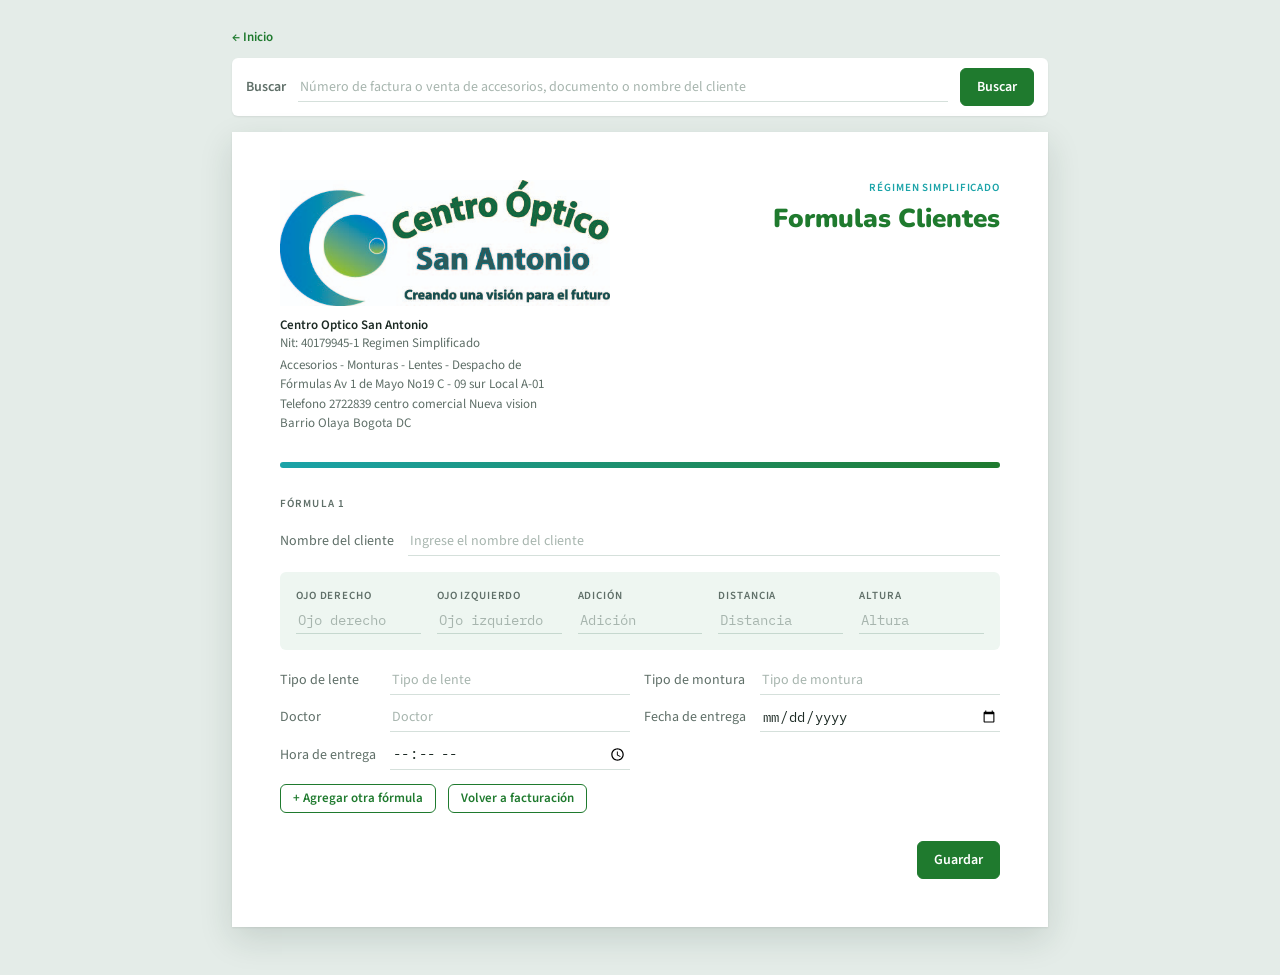
<file: Formulas/Formulas_clientes.html>
<!DOCTYPE html>
<html lang="es">
<head>
    <meta charset="UTF-8">
    <meta name="viewport" content="width=device-width, initial-scale=1.0">
    <title>Formulas Clientes</title>
    <link rel="preconnect" href="https://fonts.googleapis.com">
    <link rel="preconnect" href="https://fonts.gstatic.com" crossorigin>
    <link rel="stylesheet" href="https://fonts.googleapis.com/css2?family=Nunito:wght@700;800;900&family=Source+Sans+3:wght@400;600&family=IBM+Plex+Mono:wght@400;500&display=swap">
    <link rel="stylesheet" href="Formulas.css?v=6">
</head>
<body>

<a href="/" class="volver-inicio">&larr; Inicio</a>

<!-- Buscar facturas, ventas de accesorios o clientes registrados (no sale al imprimir) -->
<div class="buscador">
    <div class="barra-busqueda">
        <label for="numero_factura">Buscar</label>
        <input type="search" id="numero_factura" name="numero_factura" placeholder="Número de factura o venta de accesorios, documento o nombre del cliente">
        <input type="submit" value="Buscar" id="buscar" class="boton-principal">
    </div>
    <ul id="resultados" hidden></ul>
    <p id="factura_encontrada" class="factura-encontrada" hidden></p>
</div>

<main class="hoja">

    <!-- Encabezado: datos del negocio a la izquierda, título a la derecha -->
    <header class="encabezado">
        <div class="negocio">
            <img src="../Facturacion/Imagen/Logo%20JPG.jpg" alt="Centro Óptico San Antonio" class="logo">
            <h1>Centro optico san Antonio</h1>
            <h2>Nit: 40179945-1 Regimen Simplificado</h2>
            <p>Accesorios - Monturas - Lentes - Despacho de Fórmulas Av 1 de Mayo No19 C - 09 sur Local A-01 Telefono 2722839 centro comercial Nueva vision Barrio Olaya Bogota DC</p>
        </div>
        <div class="documento">
            <span class="regimen">Régimen simplificado</span>
            <h3>Formulas Clientes</h3>
        </div>
    </header>

    <div class="franja"></div>

    <!-- Cada fórmula va en su propio cuadro; el botón "Agregar otra fórmula" copia este cuadro vacío -->
    <section>
        <div id="formulas">
            <div class="formula">
                <div class="cabeza-formula">
                    <p class="titulo_formula">Fórmula 1</p>
                    <button type="button" class="quitar_formula" hidden>Quitar esta fórmula</button>
                </div>

                <div class="campos nombre">
                    <label for="nombre_cliente">Nombre del cliente</label>
                    <input type="text" id="nombre_cliente" name="nombre_cliente" placeholder="Ingrese el nombre del cliente">
                </div>

                <div class="medidas">
                    <div class="celda">
                        <label for="OD">Ojo derecho</label>
                        <input type="text" id="OD" name="OD" placeholder="Ojo derecho">
                    </div>
                    <div class="celda">
                        <label for="OI">Ojo izquierdo</label>
                        <input type="text" id="OI" name="OI" placeholder="Ojo izquierdo">
                    </div>
                    <div class="celda">
                        <label for="adicion">Adición</label>
                        <input type="text" id="adicion" name="adicion" placeholder="Adición">
                    </div>
                    <div class="celda">
                        <label for="distancia">Distancia</label>
                        <input type="text" id="distancia" name="distancia" placeholder="Distancia">
                    </div>
                    <div class="celda">
                        <label for="altura">Altura</label>
                        <input type="text" id="altura" name="altura" placeholder="Altura">
                    </div>
                </div>

                <div class="campos">
                    <label for="tipo_lente">Tipo de lente</label>
                    <input type="text" id="tipo_lente" name="tipo_lente" placeholder="Tipo de lente">
                    <label for="tipo_montura">Tipo de montura</label>
                    <input type="text" id="tipo_montura" name="tipo_montura" placeholder="Tipo de montura">
                    <label for="Doctor">Doctor</label>
                    <input type="text" id="Doctor" name="Doctor" placeholder="Doctor">
                    <label for="fecha_entrega">Fecha de entrega</label>
                    <input type="date" id="fecha_entrega" name="fecha_entrega">
                    <label for="hora_entrega">Hora de entrega</label>
                    <input type="time" id="hora_entrega" name="hora_entrega">
                </div>
            </div>
        </div>

        <div class="botones-formulas">
            <button type="button" id="agregar_formula" class="boton-secundario">+ Agregar otra fórmula</button>
            <a href="../Facturacion/Facturacion.html" class="boton-secundario boton-enlace">Volver a facturación</a>
        </div>
    </section>

    <div class="acciones">
        <input type="submit" value="Guardar" id="guardar" class="boton-principal">
    </div>

</main>

<script src="script.js?v=3"></script>
</body>
</html>
</file>
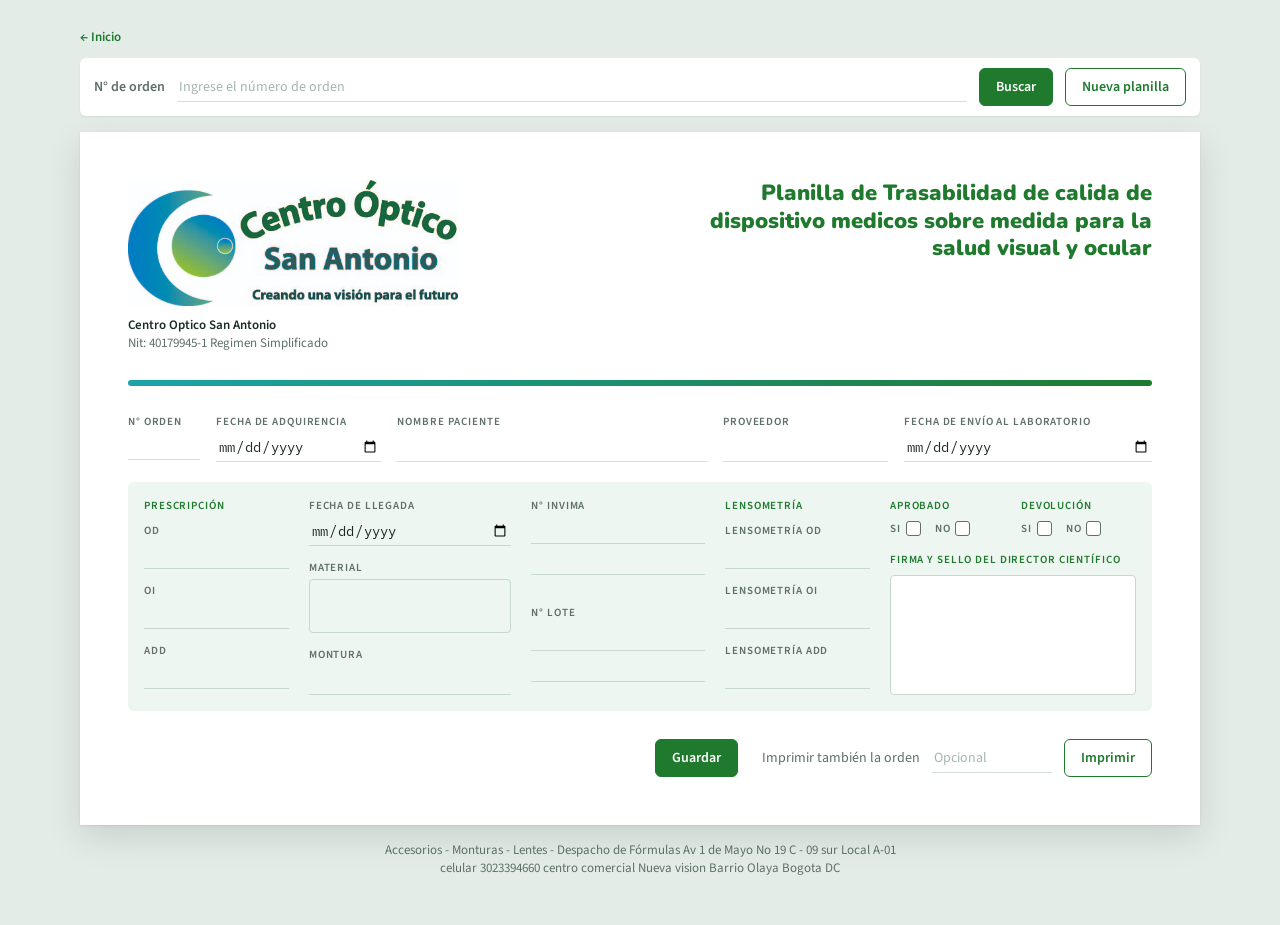
<file: Trasavilidad/trasavilidad.html>
<!DOCTYPE html>
<html lang="es">
    <head>
        <title>Trasavilidad</title>
        <meta charset="UTF-8">
        <meta name="viewport" content="width=device-width, initial-scale=1">
        <link rel="preconnect" href="https://fonts.googleapis.com">
        <link rel="preconnect" href="https://fonts.gstatic.com" crossorigin>
        <link rel="stylesheet" href="https://fonts.googleapis.com/css2?family=Nunito:wght@700;800;900&family=Source+Sans+3:wght@400;600;700&family=IBM+Plex+Mono:wght@400;500&display=swap">
        <link rel="stylesheet" href="trasavilidad.css?v=5">
    </head>
    <body>

<a href="/" class="volver-inicio">&larr; Inicio</a>

    <!-- Buscar una planilla anterior para verla o corregirla (no sale al imprimir) -->
    <div class="buscador">
        <div class="barra-busqueda">
            <label for="buscar_orden">N° de orden</label>
            <input type="text" id="buscar_orden" placeholder="Ingrese el número de orden">
            <button type="button" id="buscar" class="boton-principal">Buscar</button>
            <button type="button" id="nueva" class="boton-secundario">Nueva planilla</button>
        </div>
        <div id="resultados" class="resultados" hidden></div>
        <p id="planilla_cargada" class="planilla-cargada" hidden></p>
        <p id="aviso_factura" class="planilla-cargada" hidden></p>
    </div>

    <main class="hoja">

        <header class="encabezado">
            <img src="../Facturacion/Imagen/Logo%20JPG.jpg" alt="Centro Óptico San Antonio" class="logo">
            <h1>Centro optico san Antonio</h1>
            <h2>Nit: 40179945-1 Regimen Simplificado</h2>
            <p>Planilla de Trasabilidad de calida de dispositivo medicos sobre medida para la salud visual y ocular</p>
        </header>

        <div class="franja"></div>

        <section class="planilla">

            <!-- Primera fila: datos de la orden -->
            <div class="fila-orden">
                <div class="grupo">
                    <label for="numero_orden" class="titulo">N° Orden</label>
                    <input type="text" id="numero_orden" name="numero_orden">
                </div>
                <div class="grupo">
                    <label for="fecha_adquirencia" class="titulo">Fecha de adquirencia</label>
                    <input type="date" id="fecha_adquirencia" name="fecha_adquirencia">
                </div>
                <div class="grupo">
                    <label for="nombre_paciente" class="titulo">Nombre paciente</label>
                    <input type="text" id="nombre_paciente" name="nombre_paciente">
                </div>
                <div class="grupo">
                    <label for="proveedor" class="titulo">Proveedor</label>
                    <input type="text" id="proveedor" name="proveedor">
                </div>
                <div class="grupo">
                    <label for="fecha_envio" class="titulo">Fecha de envío al laboratorio</label>
                    <input type="date" id="fecha_envio" name="fecha_envio">
                </div>
            </div>

            <!-- Segunda fila: cinco columnas -->
            <div class="fila-detalle">

                <div class="grupo">
                    <p class="titulo">Prescripción</p>
                    <label for="prescripcion_od" class="titulo">OD</label>
                    <input type="text" id="prescripcion_od" name="prescripcion_od">
                    <label for="prescripcion_oi" class="titulo">OI</label>
                    <input type="text" id="prescripcion_oi" name="prescripcion_oi">
                    <label for="prescripcion_add" class="titulo">ADD</label>
                    <input type="text" id="prescripcion_add" name="prescripcion_add">
                </div>

                <div class="grupo">
                    <label for="fecha_llegada" class="titulo">Fecha de llegada</label>
                    <input type="date" id="fecha_llegada" name="fecha_llegada">
                    <label for="material" class="titulo">Material</label>
                    <textarea id="material" name="material" rows="2"></textarea>
                    <label for="montura" class="titulo">Montura</label>
                    <input type="text" id="montura" name="montura">
                </div>

                <div class="columna">
                    <div class="grupo">
                        <label for="invima_1" class="titulo">N° INVIMA</label>
                        <input type="text" id="invima_1" name="invima_1">
                        <input type="text" id="invima_2" name="invima_2" aria-label="N° INVIMA, segundo registro">
                    </div>
                    <div class="grupo">
                        <label for="lote_1" class="titulo">N° Lote</label>
                        <input type="text" id="lote_1" name="lote_1">
                        <input type="text" id="lote_2" name="lote_2" aria-label="N° Lote, segundo registro">
                    </div>
                </div>

                <div class="grupo">
                    <p class="titulo">Lensometría</p>
                    <label for="lensometria_od" class="titulo">Lensometría OD</label>
                    <input type="text" id="lensometria_od" name="lensometria_od">
                    <label for="lensometria_oi" class="titulo">Lensometría OI</label>
                    <input type="text" id="lensometria_oi" name="lensometria_oi">
                    <label for="lensometria_add" class="titulo">Lensometría ADD</label>
                    <input type="text" id="lensometria_add" name="lensometria_add">
                </div>

                <div class="columna">
                    <div class="decisiones">
                        <div role="radiogroup" aria-labelledby="titulo_aprobado">
                            <p class="titulo" id="titulo_aprobado">Aprobado</p>
                            <div class="opciones">
                                <label><span class="titulo">Si</span><input type="radio" name="aprobado" value="si"></label>
                                <label><span class="titulo">No</span><input type="radio" name="aprobado" value="no"></label>
                            </div>
                        </div>
                        <div role="radiogroup" aria-labelledby="titulo_devolucion">
                            <p class="titulo" id="titulo_devolucion">Devolución</p>
                            <div class="opciones">
                                <label><span class="titulo">Si</span><input type="radio" name="devolucion" value="si"></label>
                                <label><span class="titulo">No</span><input type="radio" name="devolucion" value="no"></label>
                            </div>
                        </div>
                    </div>

                    <!-- Queda en blanco para firmar y sellar a mano sobre la hoja impresa -->
                    <div class="grupo firma">
                        <p class="titulo">Firma y sello del director científico</p>
                        <div class="espacio-firma"></div>
                    </div>
                </div>

            </div>
        </section>

        <div class="acciones">
            <button type="button" id="guardar" class="boton-principal">Guardar</button>
            <label for="segunda_orden">Imprimir también la orden</label>
            <input type="text" id="segunda_orden" placeholder="Opcional">
            <button type="button" id="imprimir" class="boton-secundario">Imprimir</button>
        </div>

    </main>
    <footer>
        <p>Accesorios - Monturas - Lentes - Despacho de Fórmulas Av 1 de Mayo No 19 C - 09 sur Local A-01</p>
        <p>celular 3023394660 centro comercial Nueva vision Barrio Olaya Bogota DC</p>
    </footer>
    <script src="script.js?v=7"></script>
    </body>
</html>
</file>
<file: Inicio/inicio.css>
/* Página de inicio - estilo de panel principal con los colores del logo */
:root {
    --fondo: #ffffff;
    --tinta: #1d2b25;
    --gris: #5f6f68;
    --linea: #d5e0db;
    --verde: #1f7a2e;
    --verde-oscuro: #17601f;
    --azul: #1aa3a8;
    --verde-suave: #eef6f1;

    --letra-titulo: "Nunito", "Trebuchet MS", sans-serif;
    --letra-texto: "Source Sans 3", "Segoe UI", sans-serif;
}

* { box-sizing: border-box; }

body {
    margin: 0;
    padding: 24px 16px 48px;
    background: var(--fondo);
    color: var(--tinta);
    font-family: var(--letra-texto);
    font-size: 14px;
}

.hoja {
    max-width: 960px;
    margin: 0 auto;
    display: grid;
    gap: 24px;
}

section { display: grid; gap: 14px; }

/* ---------- Encabezado ---------- */
.encabezado {
    display: grid;
    grid-template-columns: minmax(0, 1fr) auto;
    gap: 24px;
    align-items: start;
}

.negocio { display: grid; gap: 4px; max-width: 360px; }
.logo { width: 100%; max-width: 330px; height: auto; display: block; margin-bottom: 8px; }

.negocio h1 {
    margin: 0;
    font-family: var(--letra-titulo);
    font-size: 21px;
    font-weight: 800;
    color: var(--verde);
}
.negocio h2 { margin: 0; font-size: 13px; font-weight: 600; color: var(--gris); }
.negocio p { margin: 0; font-size: 13px; line-height: 1.55; color: var(--gris); }

.documento { display: grid; justify-items: end; gap: 4px; text-align: right; }

.regimen {
    font-size: 11px;
    font-weight: 600;
    letter-spacing: .1em;
    text-transform: uppercase;
    color: var(--azul);
}

.documento h3 {
    margin: 0 0 6px;
    font-family: var(--letra-titulo);
    font-size: 26px;
    font-weight: 900;
    color: var(--verde);
}

.hora { font-family: var(--letra-titulo); font-size: 18px; font-weight: 800; }
.fecha { font-size: 13px; color: var(--gris); }

.franja {
    height: 6px;
    border-radius: 3px;
    background: linear-gradient(90deg, var(--azul), var(--verde));
}

/* ---------- Buscador ---------- */
.buscador {
    display: flex;
    align-items: center;
    gap: 12px;
    padding: 12px 16px;
    background: var(--verde-suave);
    border: 1px solid var(--linea);
    border-radius: 6px;
    color: var(--gris);
}
.buscador input {
    width: 100%;
    border: none;
    outline: none;
    background: transparent;
    font: inherit;
    font-size: 15px;
    color: var(--tinta);
}
.buscador:focus-within { border-color: var(--azul); }

.titulo {
    margin: 0;
    font-size: 11px;
    font-weight: 600;
    letter-spacing: .1em;
    text-transform: uppercase;
    color: var(--gris);
}

/* ---------- Tarjetas de cada módulo ---------- */
.modulos {
    display: grid;
    grid-template-columns: repeat(auto-fill, minmax(200px, 1fr));
    gap: 16px;
}

.modulo {
    position: relative;
    display: flex;
    flex-direction: column;
    gap: 10px;
    padding: 22px 20px 18px;
    background: #fff;
    border: 1px solid var(--linea);
    border-radius: 6px;
    color: var(--tinta);
    text-decoration: none;
    overflow: hidden;
    transition: box-shadow .15s, transform .15s, border-color .15s;
}
.modulo::before {
    content: "";
    position: absolute;
    inset: 0 0 auto 0;
    height: 4px;
    background: linear-gradient(90deg, var(--azul), var(--verde));
}

.icono {
    width: 46px;
    height: 46px;
    display: grid;
    place-items: center;
    border-radius: 8px;
    background: var(--verde-suave);
    color: var(--verde);
}

.modulo strong {
    font-family: var(--letra-titulo);
    font-size: 18px;
    font-weight: 800;
}
.modulo .texto { flex: 1; font-size: 13px; line-height: 1.5; color: var(--gris); }

.boton {
    align-self: flex-start;
    margin-top: 6px;
    padding: 7px 14px;
    border-radius: 4px;
    background: var(--verde);
    color: #fff;
    font-size: 13px;
    font-weight: 600;
    transition: background .15s;
}

.modulo:hover { transform: translateY(-2px); box-shadow: 0 8px 20px rgba(20, 50, 35, .12); border-color: var(--azul); }
.modulo:hover .boton { background: var(--verde-oscuro); }
.modulo:focus-visible { outline: 2px solid var(--azul); outline-offset: 2px; }

.vacio { display: none; margin: 0; padding: 32px 0; text-align: center; color: var(--gris); }

/* ---------- Celular ---------- */
@media (max-width: 640px) {
    .encabezado { grid-template-columns: 1fr; }
    .documento { justify-items: start; text-align: left; }
}
</file>
<file: Accesorios/Acesorios.css>
/* Accesorios - mismo estilo que la factura de venta (Facturacion/facturacion.css) */
/* Colores y letras de la factura (tomados del logo) */
:root {
    --fondo: #e4ece8;      /* escritorio alrededor de la hoja */
    --papel: #ffffff;
    --tinta: #1d2b25;      /* texto principal */
    --gris: #5f6f68;       /* textos secundarios */
    --linea: #d5e0db;
    --verde: #1f7a2e;
    --azul: #1aa3a8;
    --verde-suave: #eef6f1;

    --letra-titulo: "Nunito", "Trebuchet MS", sans-serif;
    --letra-texto: "Source Sans 3", "Segoe UI", sans-serif;
    --letra-numeros: "IBM Plex Mono", Consolas, monospace;
}

* { box-sizing: border-box; }
[hidden] { display: none !important; }

body {
    margin: 0;
    padding: 28px 16px 48px;
    background: var(--fondo);
    color: var(--tinta);
    font-family: var(--letra-texto);
    font-size: 14px;
}

/* La hoja blanca */
.hoja {
    max-width: 816px;
    margin: 0 auto;
    padding: 48px;
    background: var(--papel);
    box-shadow: 0 1px 2px rgba(0, 0, 0, .08), 0 12px 32px rgba(20, 50, 35, .14);
    display: grid;
    gap: 28px;
}

section { display: grid; gap: 10px; }

/* ---------- Encabezado ---------- */
.encabezado {
    display: grid;
    grid-template-columns: minmax(0, 1fr) auto;
    gap: 24px;
    align-items: start;
}

.logo { width: 100%; max-width: 330px; height: auto; display: block; }

.negocio h1 {
    margin: 10px 0 0;
    font-size: 13px;
    font-weight: 600;
    text-transform: capitalize;
}
.negocio h2 { margin: 0; font-size: 13px; font-weight: 400; color: var(--gris); }
.negocio p  { margin: 4px 0 0; font-size: 13px; line-height: 1.5; color: var(--gris); max-width: 46ch; }

.documento { display: grid; justify-items: end; gap: 6px; text-align: right; }

.regimen {
    font-size: 11px;
    font-weight: 600;
    letter-spacing: .08em;
    text-transform: uppercase;
    color: var(--azul);
}

.documento h3 {
    margin: 0;
    font-family: var(--letra-titulo);
    font-size: 26px;
    font-weight: 900;
    color: var(--verde);
}

.datos-factura {
    display: grid;
    grid-template-columns: auto auto;
    gap: 6px 12px;
    align-items: center;
    margin-top: 4px;
}
.datos-factura label { font-size: 13px; color: var(--gris); }
.datos-factura input { text-align: right; }

.numero {
    width: 8ch;
    font-size: 18px !important;
    background: #e3e7e5 !important;
    border: 0 !important;
    padding: 2px 6px !important;
}

/* Franja de colores bajo el encabezado */
.franja {
    height: 6px;
    border-radius: 3px;
    background: linear-gradient(90deg, var(--azul), var(--verde));
}

/* Títulos pequeños de cada sección: CLIENTE, VALORES... */
.titulo {
    margin: 0;
    font-size: 11px;
    font-weight: 600;
    letter-spacing: .1em;
    text-transform: uppercase;
    color: var(--gris);
}

/* ---------- Campos ---------- */
input, select {
    font: inherit;
    color: var(--tinta);
    background: transparent;
    border: 0;
    border-bottom: 1px solid var(--linea);
    padding: 4px 2px;
    min-width: 0;
    width: 100%;
}
input:focus, select:focus {
    outline: none;
    border-bottom-color: var(--verde);
    background: var(--verde-suave);
}
input::placeholder { color: #a7b5ae; }

/* Números, fechas y valores en letra de máquina */
input[type="date"], input[type="time"], .numero, .pesos input {
    font-family: var(--letra-numeros);
    font-variant-numeric: tabular-nums;
}

/* Etiqueta a la izquierda y campo a la derecha, en dos pares por fila */
.campos {
    display: grid;
    grid-template-columns: max-content 1fr max-content 1fr;
    gap: 6px 14px;
    align-items: center;
}
.campos label { color: var(--gris); }

/* ---------- Valores (Total, Abono, Saldo) ---------- */
.valores {
    display: grid;
    grid-template-columns: repeat(3, 1fr);
    gap: 16px;
    background: var(--verde-suave);
    border-radius: 6px;
    padding: 16px;
}
.valor { display: grid; gap: 4px; }
.valor label {
    font-size: 11px;
    font-weight: 600;
    letter-spacing: .08em;
    text-transform: uppercase;
    color: var(--gris);
}

.pesos { display: flex; align-items: baseline; gap: 6px; font-family: var(--letra-numeros); }
.pesos input { text-align: right; font-size: 16px; border-bottom-color: #c6d8cf; }
.pesos span:last-child { font-size: 11px; color: var(--gris); }

.saldo label { color: var(--verde); }
.saldo input { font-weight: 500; color: var(--verde); font-size: 18px; border-bottom: 2px solid var(--verde); }

/* Medio de pago: ocupa toda la fila, debajo de Total, Abono y Saldo */
.medio-pago { grid-column: 1 / -1; }
.medio-pago select { border-bottom-color: #c6d8cf; }

/* ---------- Productos (tipo tabla) ---------- */
#productos { border-top: 2px solid var(--tinta); }

.producto {
    display: grid;
    grid-template-columns: 1.2fr 1fr 1fr auto;
    gap: 14px;
    align-items: end;
    padding: 12px 0;
    border-bottom: 1px solid var(--linea);
}
.celda { display: grid; gap: 4px; }
.celda label {
    font-size: 11px;
    font-weight: 600;
    letter-spacing: .08em;
    text-transform: uppercase;
    color: var(--gris);
}
.celda input, .celda select { border-bottom-color: transparent; }

/* ---------- Accesorios (misma forma de tabla que los productos) ---------- */
.subtitulo { margin-top: 14px; }
#accesorios { border-top: 2px solid var(--tinta); }
.accesorio {
    display: grid;
    grid-template-columns: 1.2fr 1fr 0.6fr auto;
    gap: 14px;
    align-items: end;
    padding: 12px 0;
    border-bottom: 1px solid var(--linea);
}
.accesorio input[type="number"] { font-family: var(--letra-numeros); }
#agregarAccesorio { padding: 6px 12px; font-size: 13px; }

/* Tipo de lente: ocupa toda la fila, debajo de los demás campos, y acepta textos largos */
.lente { grid-column: 1 / -1; }
textarea {
    font: inherit;
    color: var(--tinta);
    width: 100%;
    min-height: 3.2em;
    padding: 6px 8px;
    border: 1px solid var(--linea);
    border-radius: 4px;
    background: transparent;
    line-height: 1.45;
    resize: vertical;
    field-sizing: content; /* crece solo mientras se escribe (navegadores nuevos) */
}
textarea:focus { outline: none; border-color: var(--verde); background: var(--verde-suave); }
textarea::placeholder { color: #a7b5ae; }

/* ---------- Botones ---------- */
button {
    font: inherit;
    font-weight: 600;
    cursor: pointer;
    border-radius: 6px;
    padding: 8px 16px;
}
button:focus-visible { outline: 2px solid var(--azul); outline-offset: 2px; }

.boton-principal { background: var(--verde); color: #fff; border: 1px solid var(--verde); }
.boton-principal:hover { background: #18631f; }

.boton-secundario { background: var(--papel); color: var(--verde); border: 1px solid var(--verde); }
.boton-secundario:hover { background: var(--verde-suave); }

/* Enlace con forma de botón (ir a Fórmulas de clientes) */
.boton-enlace {
    font-weight: 600;
    text-decoration: none;
    border-radius: 6px;
    padding: 6px 12px;
    font-size: 13px;
}

/* "Agregar otro producto" y "Fórmulas de clientes" lado a lado */
.botones-productos { display: flex; gap: 12px; flex-wrap: wrap; align-items: center; }

#agregarProducto { justify-self: start; padding: 6px 12px; font-size: 13px; }

.quitar {
    background: none;
    border: 1px solid var(--linea);
    color: #b3402f;
    padding: 4px 10px;
    font-size: 12px;
}

.acciones { display: flex; gap: 12px; justify-content: flex-end; flex-wrap: wrap; }

/* Entrega y vendedor lado a lado */
.dos-columnas {
    display: grid;
    grid-template-columns: repeat(auto-fit, minmax(260px, 1fr));
    gap: 28px;
}
.dos-columnas .campos { grid-template-columns: max-content 1fr; }

/* ---------- Pie ---------- */
.pie {
    text-align: center;
    font-size: 12px;
    color: var(--gris);
    border-top: 1px solid var(--linea);
    padding-top: 14px;
    line-height: 1.5;
}
.pie em {
    font-family: var(--letra-titulo);
    font-style: normal;
    font-weight: 800;
    color: var(--azul);
}

/* ---------- Buscar factura (encima de la hoja) ---------- */
.buscador {
    max-width: 816px;
    margin: 0 auto 16px;
    display: grid;
    gap: 10px;
}
.barra-busqueda {
    display: grid;
    grid-template-columns: max-content 1fr auto;
    gap: 12px;
    align-items: center;
    background: var(--papel);
    border-radius: 6px;
    padding: 10px 14px;
    box-shadow: 0 1px 2px rgba(0, 0, 0, .08);
}
.barra-busqueda label { font-weight: 600; color: var(--gris); }

#resultados {
    list-style: none;
    margin: 0;
    padding: 0;
    background: var(--papel);
    border-radius: 6px;
    box-shadow: 0 1px 2px rgba(0, 0, 0, .08);
    max-height: 320px;
    overflow-y: auto;
}
#resultados li + li { border-top: 1px solid var(--linea); }
/* Cada resultado: la factura (para abrirla) y a la derecha el botón Eliminar */
#resultados li { display: flex; align-items: center; }
#resultados .abrir {
    flex: 1;
    min-width: 0;
    display: grid;
    grid-template-columns: 9ch 11ch 1fr auto;
    gap: 12px;
    text-align: left;
    background: none;
    border: 0;
    border-radius: 0;
    font-weight: 400;
    color: var(--tinta);
    padding: 10px 14px;
}
#resultados .abrir:hover { background: var(--verde-suave); }
#resultados .eliminar {
    margin: 0 10px;
    padding: 5px 10px;
    font-size: 13px;
    background: var(--papel);
    color: #b3261e;
    border: 1px solid #b3261e;
}
#resultados .eliminar:hover { background: #fdecea; }
#resultados .num { font-family: var(--letra-numeros); font-weight: 500; color: var(--verde); }
#resultados .fec, #resultados .val { font-family: var(--letra-numeros); color: var(--gris); }
#resultados .vacio { padding: 10px 14px; color: var(--gris); }

.aviso-edicion {
    display: flex;
    gap: 12px;
    justify-content: space-between;
    align-items: center;
    flex-wrap: wrap;
    background: #fff6dc;
    border: 1px solid #e8cf7a;
    border-radius: 6px;
    padding: 10px 14px;
}
.aviso-edicion button { padding: 6px 12px; font-size: 13px; }

/* ---------- Celular ---------- */
@media (max-width: 640px) {
    .hoja { padding: 20px; }
    .encabezado { grid-template-columns: 1fr; }
    .documento { justify-items: start; text-align: left; }
    .datos-factura input { text-align: left; }
    .campos { grid-template-columns: max-content 1fr; }
    .valores { grid-template-columns: 1fr; }
    .producto { grid-template-columns: 1fr 1fr; }
    .accesorio { grid-template-columns: 1fr 1fr; }
    .barra-busqueda { grid-template-columns: 1fr auto; }
    .barra-busqueda label { grid-column: 1 / -1; }
    #resultados .abrir { grid-template-columns: 1fr 1fr; }
}

/* ---------- Impresión ---------- */
@media print {
    body { background: #fff; padding: 0; }
    .buscador { display: none !important; }
    .accesorio:has(option[value=""]:checked) { display: none; }  /* filas de accesorio vacías */
    .hoja { box-shadow: none; padding: 0; max-width: none; }
    button, .boton-enlace { display: none !important; }
    input::placeholder, textarea::placeholder { color: transparent; }
    textarea { border-color: transparent; resize: none; padding: 0; }
    input, select { border-bottom-color: transparent; appearance: none; }
    .valores, .franja, .numero {
        -webkit-print-color-adjust: exact;
        print-color-adjust: exact;
    }
}

/* Enlace para volver a la página de inicio (no sale al imprimir) */
.volver-inicio {
    display: block;
    max-width: 816px;
    margin: 0 auto 12px;
    font-weight: 600;
    font-size: 13px;
    color: #1f7a2e;
    text-decoration: none;
}
.volver-inicio:hover { text-decoration: underline; }
@media print { .volver-inicio { display: none !important; } }
</file>
<file: Facturacion/facturacion.css>
/* Colores y letras de la factura (tomados del logo) */
:root {
    --fondo: #e4ece8;      /* escritorio alrededor de la hoja */
    --papel: #ffffff;
    --tinta: #1d2b25;      /* texto principal */
    --gris: #5f6f68;       /* textos secundarios */
    --linea: #d5e0db;
    --verde: #1f7a2e;
    --azul: #1aa3a8;
    --verde-suave: #eef6f1;

    --letra-titulo: "Nunito", "Trebuchet MS", sans-serif;
    --letra-texto: "Source Sans 3", "Segoe UI", sans-serif;
    --letra-numeros: "IBM Plex Mono", Consolas, monospace;
}

* { box-sizing: border-box; }
[hidden] { display: none !important; }

body {
    margin: 0;
    padding: 28px 16px 48px;
    background: var(--fondo);
    color: var(--tinta);
    font-family: var(--letra-texto);
    font-size: 14px;
}

/* La hoja blanca */
.hoja {
    max-width: 816px;
    margin: 0 auto;
    padding: 48px;
    background: var(--papel);
    box-shadow: 0 1px 2px rgba(0, 0, 0, .08), 0 12px 32px rgba(20, 50, 35, .14);
    display: grid;
    gap: 28px;
}

section { display: grid; gap: 10px; }

/* ---------- Encabezado ---------- */
.encabezado {
    display: grid;
    grid-template-columns: minmax(0, 1fr) auto;
    gap: 24px;
    align-items: start;
}

.logo { width: 100%; max-width: 330px; height: auto; display: block; }

.negocio h1 {
    margin: 10px 0 0;
    font-size: 13px;
    font-weight: 600;
    text-transform: capitalize;
}
.negocio h2 { margin: 0; font-size: 13px; font-weight: 400; color: var(--gris); }
.negocio p  { margin: 4px 0 0; font-size: 13px; line-height: 1.5; color: var(--gris); max-width: 46ch; }

.documento { display: grid; justify-items: end; gap: 6px; text-align: right; }

.regimen {
    font-size: 11px;
    font-weight: 600;
    letter-spacing: .08em;
    text-transform: uppercase;
    color: var(--azul);
}

.documento h3 {
    margin: 0;
    font-family: var(--letra-titulo);
    font-size: 26px;
    font-weight: 900;
    color: var(--verde);
}

.datos-factura {
    display: grid;
    grid-template-columns: auto auto;
    gap: 6px 12px;
    align-items: center;
    margin-top: 4px;
}
.datos-factura label { font-size: 13px; color: var(--gris); }
.datos-factura input { text-align: right; }

.numero {
    width: 8ch;
    font-size: 18px !important;
    background: #e3e7e5 !important;
    border: 0 !important;
    padding: 2px 6px !important;
}

/* Franja de colores bajo el encabezado */
.franja {
    height: 6px;
    border-radius: 3px;
    background: linear-gradient(90deg, var(--azul), var(--verde));
}

/* Títulos pequeños de cada sección: CLIENTE, VALORES... */
.titulo {
    margin: 0;
    font-size: 11px;
    font-weight: 600;
    letter-spacing: .1em;
    text-transform: uppercase;
    color: var(--gris);
}

/* ---------- Campos ---------- */
input, select {
    font: inherit;
    color: var(--tinta);
    background: transparent;
    border: 0;
    border-bottom: 1px solid var(--linea);
    padding: 4px 2px;
    min-width: 0;
    width: 100%;
}
input:focus, select:focus {
    outline: none;
    border-bottom-color: var(--verde);
    background: var(--verde-suave);
}
input::placeholder { color: #a7b5ae; }

/* Números, fechas y valores en letra de máquina */
input[type="date"], input[type="time"], .numero, .pesos input {
    font-family: var(--letra-numeros);
    font-variant-numeric: tabular-nums;
}

/* Etiqueta a la izquierda y campo a la derecha, en dos pares por fila */
.campos {
    display: grid;
    grid-template-columns: max-content 1fr max-content 1fr;
    gap: 6px 14px;
    align-items: center;
}
.campos label { color: var(--gris); }

/* ---------- Valores (Total, Abono, Saldo) ---------- */
.valores {
    display: grid;
    grid-template-columns: repeat(3, 1fr);
    gap: 16px;
    background: var(--verde-suave);
    border-radius: 6px;
    padding: 16px;
}
.valor { display: grid; gap: 4px; }
.valor label {
    font-size: 11px;
    font-weight: 600;
    letter-spacing: .08em;
    text-transform: uppercase;
    color: var(--gris);
}

.pesos { display: flex; align-items: baseline; gap: 6px; font-family: var(--letra-numeros); }
.pesos input { text-align: right; font-size: 16px; border-bottom-color: #c6d8cf; }
.pesos span:last-child { font-size: 11px; color: var(--gris); }

.saldo label { color: var(--verde); }
.saldo input { font-weight: 500; color: var(--verde); font-size: 18px; border-bottom: 2px solid var(--verde); }

/* Medio de pago: ocupa toda la fila, debajo de Total, Abono y Saldo */
.medio-pago { grid-column: 1 / -1; }
.medio-pago select { border-bottom-color: #c6d8cf; }

/* ---------- Productos (tipo tabla) ---------- */
#productos { border-top: 2px solid var(--tinta); }

.producto {
    display: grid;
    grid-template-columns: 1.2fr 1fr 1fr auto;
    gap: 14px;
    align-items: end;
    padding: 12px 0;
    border-bottom: 1px solid var(--linea);
}
.celda { display: grid; gap: 4px; }
.celda label {
    font-size: 11px;
    font-weight: 600;
    letter-spacing: .08em;
    text-transform: uppercase;
    color: var(--gris);
}
.celda input, .celda select { border-bottom-color: transparent; }

/* ---------- Accesorios (misma forma de tabla que los productos) ---------- */
.subtitulo { margin-top: 14px; }
#accesorios { border-top: 2px solid var(--tinta); }
.accesorio {
    display: grid;
    grid-template-columns: 1.2fr 1fr 0.6fr auto;
    gap: 14px;
    align-items: end;
    padding: 12px 0;
    border-bottom: 1px solid var(--linea);
}
.accesorio input[type="number"] { font-family: var(--letra-numeros); }
#agregarAccesorio { padding: 6px 12px; font-size: 13px; }

/* Tipo de lente: ocupa toda la fila, debajo de los demás campos, y acepta textos largos */
.lente { grid-column: 1 / -1; }
textarea {
    font: inherit;
    color: var(--tinta);
    width: 100%;
    min-height: 3.2em;
    padding: 6px 8px;
    border: 1px solid var(--linea);
    border-radius: 4px;
    background: transparent;
    line-height: 1.45;
    resize: vertical;
    field-sizing: content; /* crece solo mientras se escribe (navegadores nuevos) */
}
textarea:focus { outline: none; border-color: var(--verde); background: var(--verde-suave); }
textarea::placeholder { color: #a7b5ae; }

/* ---------- Botones ---------- */
button {
    font: inherit;
    font-weight: 600;
    cursor: pointer;
    border-radius: 6px;
    padding: 8px 16px;
}
button:focus-visible { outline: 2px solid var(--azul); outline-offset: 2px; }

.boton-principal { background: var(--verde); color: #fff; border: 1px solid var(--verde); }
.boton-principal:hover { background: #18631f; }

.boton-secundario { background: var(--papel); color: var(--verde); border: 1px solid var(--verde); }
.boton-secundario:hover { background: var(--verde-suave); }

/* Enlace con forma de botón (ir a Fórmulas de clientes) */
.boton-enlace {
    font-weight: 600;
    text-decoration: none;
    border-radius: 6px;
    padding: 6px 12px;
    font-size: 13px;
}

/* "Agregar otro producto" y "Fórmulas de clientes" lado a lado */
.botones-productos { display: flex; gap: 12px; flex-wrap: wrap; align-items: center; }

#agregarProducto { justify-self: start; padding: 6px 12px; font-size: 13px; }

.quitar {
    background: none;
    border: 1px solid var(--linea);
    color: #b3402f;
    padding: 4px 10px;
    font-size: 12px;
}

.acciones { display: flex; gap: 12px; justify-content: flex-end; flex-wrap: wrap; }

/* Entrega y vendedor lado a lado */
.dos-columnas {
    display: grid;
    grid-template-columns: repeat(auto-fit, minmax(260px, 1fr));
    gap: 28px;
}
.dos-columnas .campos { grid-template-columns: max-content 1fr; }

/* ---------- Pie ---------- */
.pie {
    text-align: center;
    font-size: 12px;
    color: var(--gris);
    border-top: 1px solid var(--linea);
    padding-top: 14px;
    line-height: 1.5;
}
.pie em {
    font-family: var(--letra-titulo);
    font-style: normal;
    font-weight: 800;
    color: var(--azul);
}

/* ---------- Buscar factura (encima de la hoja) ---------- */
.buscador {
    max-width: 816px;
    margin: 0 auto 16px;
    display: grid;
    gap: 10px;
}
.barra-busqueda {
    display: grid;
    grid-template-columns: max-content 1fr auto;
    gap: 12px;
    align-items: center;
    background: var(--papel);
    border-radius: 6px;
    padding: 10px 14px;
    box-shadow: 0 1px 2px rgba(0, 0, 0, .08);
}
.barra-busqueda label { font-weight: 600; color: var(--gris); }

#resultados {
    list-style: none;
    margin: 0;
    padding: 0;
    background: var(--papel);
    border-radius: 6px;
    box-shadow: 0 1px 2px rgba(0, 0, 0, .08);
    max-height: 320px;
    overflow-y: auto;
}
#resultados li + li { border-top: 1px solid var(--linea); }
/* Cada resultado: la factura (para abrirla) y a la derecha el botón Eliminar */
#resultados li { display: flex; align-items: center; }
#resultados .abrir {
    flex: 1;
    min-width: 0;
    display: grid;
    grid-template-columns: 9ch 11ch 1fr auto;
    gap: 12px;
    text-align: left;
    background: none;
    border: 0;
    border-radius: 0;
    font-weight: 400;
    color: var(--tinta);
    padding: 10px 14px;
}
#resultados .abrir:hover { background: var(--verde-suave); }
#resultados .eliminar {
    margin: 0 10px;
    padding: 5px 10px;
    font-size: 13px;
    background: var(--papel);
    color: #b3261e;
    border: 1px solid #b3261e;
}
#resultados .eliminar:hover { background: #fdecea; }
#resultados .num { font-family: var(--letra-numeros); font-weight: 500; color: var(--verde); }
#resultados .fec, #resultados .val { font-family: var(--letra-numeros); color: var(--gris); }
#resultados .vacio { padding: 10px 14px; color: var(--gris); }

.aviso-edicion {
    display: flex;
    gap: 12px;
    justify-content: space-between;
    align-items: center;
    flex-wrap: wrap;
    background: #fff6dc;
    border: 1px solid #e8cf7a;
    border-radius: 6px;
    padding: 10px 14px;
}
.aviso-edicion button { padding: 6px 12px; font-size: 13px; }

/* ---------- Celular ---------- */
@media (max-width: 640px) {
    .hoja { padding: 20px; }
    .encabezado { grid-template-columns: 1fr; }
    .documento { justify-items: start; text-align: left; }
    .datos-factura input { text-align: left; }
    .campos { grid-template-columns: max-content 1fr; }
    .valores { grid-template-columns: 1fr; }
    .producto { grid-template-columns: 1fr 1fr; }
    .accesorio { grid-template-columns: 1fr 1fr; }
    .barra-busqueda { grid-template-columns: 1fr auto; }
    .barra-busqueda label { grid-column: 1 / -1; }
    #resultados .abrir { grid-template-columns: 1fr 1fr; }
}

/* ---------- Impresión ---------- */
@media print {
    body { background: #fff; padding: 0; }
    .buscador { display: none !important; }
    .accesorio:has(option[value=""]:checked) { display: none; }  /* filas de accesorio vacías */
    .hoja { box-shadow: none; padding: 0; max-width: none; }
    button, .boton-enlace { display: none !important; }
    input::placeholder, textarea::placeholder { color: transparent; }
    textarea { border-color: transparent; resize: none; padding: 0; }
    input, select { border-bottom-color: transparent; appearance: none; }
    .valores, .franja, .numero {
        -webkit-print-color-adjust: exact;
        print-color-adjust: exact;
    }
}

/* Enlace para volver a la página de inicio (no sale al imprimir) */
.volver-inicio {
    display: block;
    max-width: 816px;
    margin: 0 auto 12px;
    font-weight: 600;
    font-size: 13px;
    color: #1f7a2e;
    text-decoration: none;
}
.volver-inicio:hover { text-decoration: underline; }
@media print { .volver-inicio { display: none !important; } }
</file>
<file: Formulas/Formulas.css>
/* Mismos colores y letras de la factura (tomados del logo) */
:root {
    --fondo: #e4ece8;      /* escritorio alrededor de la hoja */
    --papel: #ffffff;
    --tinta: #1d2b25;      /* texto principal */
    --gris: #5f6f68;       /* textos secundarios */
    --linea: #d5e0db;
    --verde: #1f7a2e;
    --azul: #1aa3a8;
    --verde-suave: #eef6f1;

    --letra-titulo: "Nunito", "Trebuchet MS", sans-serif;
    --letra-texto: "Source Sans 3", "Segoe UI", sans-serif;
    --letra-numeros: "IBM Plex Mono", Consolas, monospace;
}

* { box-sizing: border-box; }
[hidden] { display: none !important; }

body {
    margin: 0;
    padding: 28px 16px 48px;
    background: var(--fondo);
    color: var(--tinta);
    font-family: var(--letra-texto);
    font-size: 14px;
}

/* La hoja blanca */
.hoja {
    max-width: 816px;
    margin: 0 auto;
    padding: 48px;
    background: var(--papel);
    box-shadow: 0 1px 2px rgba(0, 0, 0, .08), 0 12px 32px rgba(20, 50, 35, .14);
    display: grid;
    gap: 28px;
}

section { display: grid; gap: 14px; }

/* ---------- Encabezado ---------- */
.encabezado {
    display: grid;
    grid-template-columns: minmax(0, 1fr) auto;
    gap: 24px;
    align-items: start;
}

.logo { width: 100%; max-width: 330px; height: auto; display: block; }

.negocio h1 {
    margin: 10px 0 0;
    font-size: 13px;
    font-weight: 600;
    text-transform: capitalize;
}
.negocio h2 { margin: 0; font-size: 13px; font-weight: 400; color: var(--gris); }
.negocio p  { margin: 4px 0 0; font-size: 13px; line-height: 1.5; color: var(--gris); max-width: 46ch; }

.documento { display: grid; justify-items: end; gap: 6px; text-align: right; }

.regimen {
    font-size: 11px;
    font-weight: 600;
    letter-spacing: .08em;
    text-transform: uppercase;
    color: var(--azul);
}

.documento h3 {
    margin: 0;
    font-family: var(--letra-titulo);
    font-size: 26px;
    font-weight: 900;
    color: var(--verde);
}

/* Franja de colores bajo el encabezado */
.franja {
    height: 6px;
    border-radius: 3px;
    background: linear-gradient(90deg, var(--azul), var(--verde));
}

/* ---------- Campos ---------- */
input, select {
    font: inherit;
    color: var(--tinta);
    background: transparent;
    border: 0;
    border-bottom: 1px solid var(--linea);
    padding: 4px 2px;
    min-width: 0;
    width: 100%;
}
input:focus, select:focus {
    outline: none;
    border-bottom-color: var(--verde);
    background: var(--verde-suave);
}
input::placeholder { color: #a7b5ae; }

/* Números, fechas y horas en letra de máquina */
input[type="date"], input[type="time"], .medidas input {
    font-family: var(--letra-numeros);
    font-variant-numeric: tabular-nums;
}

/* Etiqueta a la izquierda y campo a la derecha, en dos pares por fila */
.campos {
    display: grid;
    grid-template-columns: max-content 1fr max-content 1fr;
    gap: 8px 14px;
    align-items: center;
}
.campos label { color: var(--gris); }
.nombre input { grid-column: 2 / -1; }

/* ---------- Cada fórmula ---------- */
#formulas { display: grid; gap: 20px; }

.formula {
    display: grid;
    gap: 16px;
    padding-top: 14px;
    border-top: 2px solid var(--tinta);
}
/* La primera fórmula queda justo debajo de la franja verde, sin otra línea */
.formula:first-child { border-top: 0; padding-top: 0; }

.cabeza-formula { display: flex; justify-content: space-between; align-items: center; }

/* Título pequeño de cada fórmula: FÓRMULA 1, FÓRMULA 2... */
.titulo_formula {
    margin: 0;
    font-size: 11px;
    font-weight: 600;
    letter-spacing: .1em;
    text-transform: uppercase;
    color: var(--gris);
}

/* Medidas de la fórmula en un cuadro verde, como los valores de la factura */
.medidas {
    display: grid;
    grid-template-columns: repeat(5, 1fr);
    gap: 16px;
    background: var(--verde-suave);
    border-radius: 6px;
    padding: 16px;
}
.celda { display: grid; gap: 4px; }
.celda label {
    font-size: 11px;
    font-weight: 600;
    letter-spacing: .08em;
    text-transform: uppercase;
    color: var(--gris);
}
.celda input { border-bottom-color: #c6d8cf; }

/* ---------- Botones ---------- */
button, input[type="submit"] {
    font: inherit;
    font-weight: 600;
    cursor: pointer;
    border-radius: 6px;
    padding: 8px 16px;
    width: auto;
}
button:focus-visible, input[type="submit"]:focus-visible { outline: 2px solid var(--azul); outline-offset: 2px; }

.boton-principal { background: var(--verde); color: #fff; border: 1px solid var(--verde); }
.boton-principal:hover, .boton-principal:focus { background: #18631f; }

.boton-secundario { background: var(--papel); color: var(--verde); border: 1px solid var(--verde); }
.boton-secundario:hover { background: var(--verde-suave); }

/* "Agregar otra fórmula" y el enlace "Volver a facturación" con la misma medida exacta */
#agregar_formula, .boton-enlace {
    display: inline-block;
    font-family: inherit;
    font-size: 13px;
    font-weight: 600;
    line-height: 1.2;
    padding: 6px 12px;
    border-radius: 6px;
    cursor: pointer;
}
.boton-enlace, .boton-enlace:visited, .boton-enlace:hover { text-decoration: none; color: var(--verde); }

/* "Agregar otra fórmula" y "Volver a facturación" lado a lado */
.botones-formulas { display: flex; gap: 12px; flex-wrap: wrap; align-items: center; }

.quitar_formula {
    background: none;
    border: 1px solid var(--linea);
    color: #b3402f;
    padding: 4px 10px;
    font-size: 12px;
}

.acciones { display: flex; gap: 12px; justify-content: flex-end; flex-wrap: wrap; }

/* ---------- Buscar factura (encima de la hoja) ---------- */
.buscador {
    max-width: 816px;
    margin: 0 auto 16px;
}
.barra-busqueda {
    display: grid;
    grid-template-columns: max-content 1fr auto;
    gap: 12px;
    align-items: center;
    background: var(--papel);
    border-radius: 6px;
    padding: 10px 14px;
    box-shadow: 0 1px 2px rgba(0, 0, 0, .08);
}
.barra-busqueda label { font-weight: 600; color: var(--gris); }

/* Resultados de la búsqueda: facturas, ventas de accesorios y clientes */
#resultados {
    list-style: none;
    margin: 8px 0 0;
    padding: 0;
    background: var(--papel);
    border-radius: 6px;
    box-shadow: 0 1px 2px rgba(0, 0, 0, .08);
    max-height: 320px;
    overflow-y: auto;
}
#resultados li + li { border-top: 1px solid var(--linea); }
#resultados .abrir {
    width: 100%;
    display: grid;
    grid-template-columns: 11ch 9ch 11ch 1fr auto;
    gap: 12px;
    align-items: center;
    text-align: left;
    background: none;
    border: 0;
    border-radius: 0;
    font: inherit;
    font-weight: 400;
    color: var(--tinta);
    padding: 10px 14px;
    cursor: pointer;
}
#resultados .abrir:hover { background: var(--verde-suave); }
#resultados .tipo {
    justify-self: start;
    padding: 2px 8px;
    border-radius: 10px;
    font-size: 12px;
    font-weight: 600;
    background: var(--verde-suave);
    color: var(--verde);
}
#resultados .tipo.accesorios { background: #e6f5f6; color: #11777b; }
#resultados .tipo.cliente { background: #f1f1f1; color: var(--gris); }
#resultados .num { font-family: var(--letra-numeros); font-weight: 500; color: var(--verde); }
#resultados .fec, #resultados .cnt { font-family: var(--letra-numeros); color: var(--gris); font-size: 13px; }
#resultados .vacio { padding: 10px 14px; color: var(--gris); }

/* Factura encontrada al buscar */
.factura-encontrada {
    margin: 8px 0 0;
    padding: 8px 14px;
    border-radius: 6px;
    background: var(--verde-suave);
    color: var(--verde);
    font-weight: 600;
}

/* ---------- Celular ---------- */
@media (max-width: 640px) {
    .hoja { padding: 20px; }
    .encabezado { grid-template-columns: 1fr; }
    .documento { justify-items: start; text-align: left; }
    .campos { grid-template-columns: max-content 1fr; }
    .medidas { grid-template-columns: 1fr 1fr; }
    .barra-busqueda { grid-template-columns: 1fr auto; }
    .barra-busqueda label { grid-column: 1 / -1; }
    #resultados .abrir { grid-template-columns: auto 1fr; }
}

/* ---------- Impresión ---------- */
@media print {
    body { background: #fff; padding: 0; }
    .buscador, .acciones { display: none !important; }
    .hoja { box-shadow: none; padding: 0; max-width: none; }
    button, .boton-enlace { display: none !important; }
    input::placeholder { color: transparent; }
    input { border-bottom-color: transparent; }
    .medidas, .franja {
        -webkit-print-color-adjust: exact;
        print-color-adjust: exact;
    }
}

/* Enlace para volver a la página de inicio (no sale al imprimir) */
.volver-inicio {
    display: block;
    max-width: 816px;
    margin: 0 auto 12px;
    font-weight: 600;
    font-size: 13px;
    color: #1f7a2e;
    text-decoration: none;
}
.volver-inicio:hover { text-decoration: underline; }
@media print { .volver-inicio { display: none !important; } }
</file>
<file: Trasavilidad/trasavilidad.css>
/* Colores y letras de la factura (tomados del logo) */
:root {
    --fondo: #e4ece8;      /* escritorio alrededor de la hoja */
    --papel: #ffffff;
    --tinta: #1d2b25;      /* texto principal */
    --gris: #5f6f68;       /* textos secundarios */
    --linea: #d5e0db;
    --linea-verde: #c6d8cf; /* líneas dentro del cuadro verde */
    --verde: #1f7a2e;
    --azul: #1aa3a8;
    --verde-suave: #eef6f1;

    --letra-titulo: "Nunito", "Trebuchet MS", sans-serif;
    --letra-texto: "Source Sans 3", "Segoe UI", sans-serif;
    --letra-numeros: "IBM Plex Mono", Consolas, monospace;
}

* { box-sizing: border-box; }
[hidden] { display: none !important; }

body {
    margin: 0;
    padding: 28px 16px 48px;
    background: var(--fondo);
    color: var(--tinta);
    font-family: var(--letra-texto);
    font-size: 14px;
}

/* La hoja blanca, más ancha que la factura porque la planilla va horizontal */
.hoja {
    max-width: 1120px;
    margin: 0 auto;
    padding: 48px;
    background: var(--papel);
    box-shadow: 0 1px 2px rgba(0, 0, 0, .08), 0 12px 32px rgba(20, 50, 35, .14);
    display: grid;
    gap: 28px;
}

/* ---------- Encabezado: datos del negocio a la izquierda, título a la derecha ---------- */
.encabezado {
    display: grid;
    grid-template-columns: minmax(0, 1fr) minmax(0, 1fr);
    column-gap: 24px;
    align-items: start;
}
.encabezado > :not(p) { grid-column: 1; }

.logo { width: 100%; max-width: 330px; height: auto; display: block; }

.encabezado h1 {
    margin: 10px 0 0;
    font-size: 13px;
    font-weight: 600;
    text-transform: capitalize;
}
.encabezado h2 { margin: 0; font-size: 13px; font-weight: 400; color: var(--gris); }

.encabezado p {
    grid-column: 2;
    grid-row: 1 / span 3;
    margin: 0;
    text-align: right;
    font-family: var(--letra-titulo);
    font-size: 22px;
    font-weight: 900;
    line-height: 1.25;
    color: var(--verde);
}

/* Franja de colores bajo el encabezado */
.franja {
    height: 6px;
    border-radius: 3px;
    background: linear-gradient(90deg, var(--azul), var(--verde));
}

/* ---------- Planilla ---------- */
.planilla { display: grid; gap: 20px; }

.fila-orden {
    display: grid;
    grid-template-columns: .7fr 1.6fr 3fr 1.6fr 2.4fr;
    gap: 16px;
}

/* Segunda fila dentro de un cuadro verde, como los valores de la factura */
.fila-detalle {
    display: grid;
    grid-template-columns: 1fr 1.4fr 1.2fr 1fr 1.7fr;
    gap: 20px;
    background: var(--verde-suave);
    border-radius: 6px;
    padding: 16px;
}

.grupo { display: flex; flex-direction: column; gap: 4px; min-width: 0; }

.columna { display: flex; flex-direction: column; gap: 16px; min-width: 0; }
.columna > .grupo { flex: 1; }

/* Títulos pequeños: ORDEN, OD, MATERIAL... */
.titulo {
    display: block;
    margin: 0;
    font-size: 11px;
    font-weight: 600;
    letter-spacing: .08em;
    text-transform: uppercase;
    color: var(--gris);
}
.grupo > .titulo:not(:first-child) { margin-top: 10px; }

/* Títulos de cada bloque en verde, como SALDO en la factura */
p.titulo { color: var(--verde); }
.grupo > p.titulo + .titulo { margin-top: 6px; }

/* ---------- Campos ---------- */
input[type="text"], input[type="date"] {
    font: inherit;
    color: var(--tinta);
    background: transparent;
    border: 0;
    border-bottom: 1px solid var(--linea);
    padding: 4px 2px;
    min-width: 0;
    width: 100%;
}
.fila-detalle input[type="text"], .fila-detalle input[type="date"] { border-bottom-color: var(--linea-verde); }

input[type="text"]:focus, input[type="date"]:focus {
    outline: none;
    border-bottom-color: var(--verde);
    background: var(--verde-suave);
}

/* Números, fechas y medidas en letra de máquina */
input[type="date"], input[id^="numero_orden"],
input[id^="prescripcion_"], input[id^="lensometria_"], input[id^="invima_"], input[id^="lote_"] {
    font-family: var(--letra-numeros);
    font-variant-numeric: tabular-nums;
}

/* Material ocupa el espacio que sobra en su columna */
textarea {
    flex: 1;
    font: inherit;
    color: var(--tinta);
    width: 100%;
    min-height: 3.2em;
    padding: 6px 8px;
    border: 1px solid var(--linea-verde);
    border-radius: 4px;
    background: transparent;
    line-height: 1.45;
    resize: none;
}
textarea:focus { outline: none; border-color: var(--verde); }

/* ---------- Aprobado y Devolución ---------- */
.decisiones { display: grid; grid-template-columns: 1fr 1fr; gap: 16px; }

.opciones { display: flex; gap: 14px; margin-top: 8px; }
.opciones label { display: flex; align-items: center; gap: 5px; cursor: pointer; }

/* Radios cuadrados: se elige solo uno entre Si y No */
input[type="radio"] {
    appearance: none;
    -webkit-appearance: none;
    width: 15px;
    height: 15px;
    margin: 0;
    border: 1px solid var(--gris);
    border-radius: 3px;
    background: var(--papel);
    display: grid;
    place-content: center;
    cursor: pointer;
}
input[type="radio"]:checked { border-color: var(--verde); background: var(--verde); }
input[type="radio"]:checked::before {
    content: "✓";
    font-size: 12px;
    font-weight: 700;
    line-height: 1;
    color: #fff;
}
input[type="radio"]:focus-visible { outline: 2px solid var(--azul); outline-offset: 2px; }

/* Espacio blanco para firmar y sellar sobre el cuadro verde */
.espacio-firma {
    flex: 1;
    min-height: 70px;
    margin-top: 4px;
    background: var(--papel);
    border: 1px solid var(--linea-verde);
    border-radius: 4px;
}

/* ---------- Botones ---------- */
button {
    font: inherit;
    font-weight: 600;
    cursor: pointer;
    border-radius: 6px;
    padding: 8px 16px;
}
button:focus-visible { outline: 2px solid var(--azul); outline-offset: 2px; }

.boton-principal { background: var(--verde); color: #fff; border: 1px solid var(--verde); }
.boton-principal:hover { background: #18631f; }

.boton-secundario { background: var(--papel); color: var(--verde); border: 1px solid var(--verde); }
.boton-secundario:hover { background: var(--verde-suave); }

.acciones { display: flex; gap: 12px; justify-content: flex-end; align-items: center; flex-wrap: wrap; }
.acciones label { margin-left: 12px; color: var(--gris); }
.acciones input { width: 120px; }
.acciones input::placeholder { color: #a7b5ae; }

/* La segunda planilla solo existe al imprimir dos registros en una hoja */
.planilla.segunda { display: none; }

/* ---------- Buscar planilla (encima de la hoja) ---------- */
.buscador {
    max-width: 1120px;
    margin: 0 auto 16px;
}
.barra-busqueda {
    display: grid;
    grid-template-columns: max-content 1fr auto auto;
    gap: 12px;
    align-items: center;
    background: var(--papel);
    border-radius: 6px;
    padding: 10px 14px;
    box-shadow: 0 1px 2px rgba(0, 0, 0, .08);
}
.barra-busqueda label { font-weight: 600; color: var(--gris); }
.barra-busqueda input::placeholder { color: #a7b5ae; }

/* Lista para elegir cuando varias planillas tienen el mismo N° de orden */
.resultados {
    display: grid;
    gap: 4px;
    margin-top: 8px;
    padding: 10px 14px;
    background: var(--papel);
    border-radius: 6px;
}
.resultados p { margin: 0 0 4px; font-weight: 600; color: var(--gris); }
.resultados button {
    text-align: left;
    font-weight: 400;
    padding: 6px 8px;
    background: none;
    border: 1px solid var(--linea);
}
.resultados button:hover { background: var(--verde-suave); }

/* Planilla abierta: al guardar se actualiza esa misma */
.planilla-cargada {
    margin: 8px 0 0;
    padding: 8px 14px;
    border-radius: 6px;
    background: var(--verde-suave);
    color: var(--verde);
    font-weight: 600;
}

/* ---------- Pie de página ---------- */
footer { margin-top: 16px; text-align: center; font-size: 13px; color: var(--gris); }
footer p { margin: 0; }

/* ---------- Pantallas pequeñas ---------- */
@media (max-width: 960px) {
    .fila-orden, .fila-detalle { grid-template-columns: 1fr 1fr; }
    .hoja { padding: 24px; }
}

@media (max-width: 640px) {
    .hoja { padding: 20px; }
    .encabezado { grid-template-columns: 1fr; }
    .encabezado p { grid-column: 1; grid-row: auto; margin-top: 12px; text-align: left; }
    .fila-orden, .fila-detalle { grid-template-columns: 1fr; }
    .barra-busqueda { grid-template-columns: 1fr 1fr; }
    .barra-busqueda label, .barra-busqueda input { grid-column: 1 / -1; }
}

/* ---------- Impresión ---------- */
/* Sin margen de página el navegador no pone fecha, título, dirección ni número de página;
   el espacio alrededor de la hoja lo da el padding del body */
@page { size: landscape; margin: 0; }

@media print {
    body { background: #fff; padding: 12mm; }
    .hoja { box-shadow: none; padding: 0; max-width: none; gap: 16px; }
    .acciones, .buscador { display: none; }
    input::-webkit-calendar-picker-indicator { display: none; }

    /* Mantiene las cinco columnas aunque la hoja impresa sea angosta */
    .fila-orden { grid-template-columns: .7fr 1.6fr 3fr 1.6fr 2.4fr; }
    .fila-detalle { grid-template-columns: 1fr 1.4fr 1.2fr 1fr 1.7fr; }

    .fila-detalle, .franja, input[type="radio"]:checked {
        -webkit-print-color-adjust: exact;
        print-color-adjust: exact;
    }

    /* Dos registros en una hoja: todo un poco más compacto para que quepan */
    .dos-registros { padding: 8mm 12mm; }
    .dos-registros .planilla.segunda { display: grid; }
    .dos-registros .hoja { gap: 14px; }
    .dos-registros .encabezado { align-items: center; }
    .dos-registros .logo { max-width: 190px; }
    .dos-registros .encabezado h1 { margin-top: 4px; font-size: 11px; }
    .dos-registros .encabezado h2 { font-size: 11px; }
    .dos-registros .encabezado p { font-size: 16px; }
    .dos-registros .franja { height: 4px; }
    .dos-registros .planilla { gap: 8px; font-size: 13px; break-inside: avoid; }
    .dos-registros .titulo { font-size: 10px; }
    .dos-registros .fila-orden { gap: 12px; }
    .dos-registros .fila-detalle { gap: 16px; padding: 10px 14px; }
    .dos-registros .grupo { gap: 2px; }
    .dos-registros .grupo > .titulo:not(:first-child) { margin-top: 6px; }
    .dos-registros .grupo > p.titulo + .titulo { margin-top: 2px; }
    .dos-registros .columna { gap: 6px; }
    .dos-registros input[type="text"], .dos-registros input[type="date"] { padding: 2px; }
    .dos-registros textarea { min-height: 2.6em; padding: 2px 6px; }
    .dos-registros .opciones { margin-top: 3px; }
    .dos-registros .espacio-firma { min-height: 50px; margin-top: 2px; }
    .dos-registros footer { margin-top: 10px; font-size: 11px; }
}

/* Enlace para volver a la página de inicio (no sale al imprimir) */
.volver-inicio {
    display: block;
    max-width: 1120px;
    margin: 0 auto 12px;
    font-weight: 600;
    font-size: 13px;
    color: #1f7a2e;
    text-decoration: none;
}
.volver-inicio:hover { text-decoration: underline; }
@media print { .volver-inicio { display: none !important; } }
</file>
